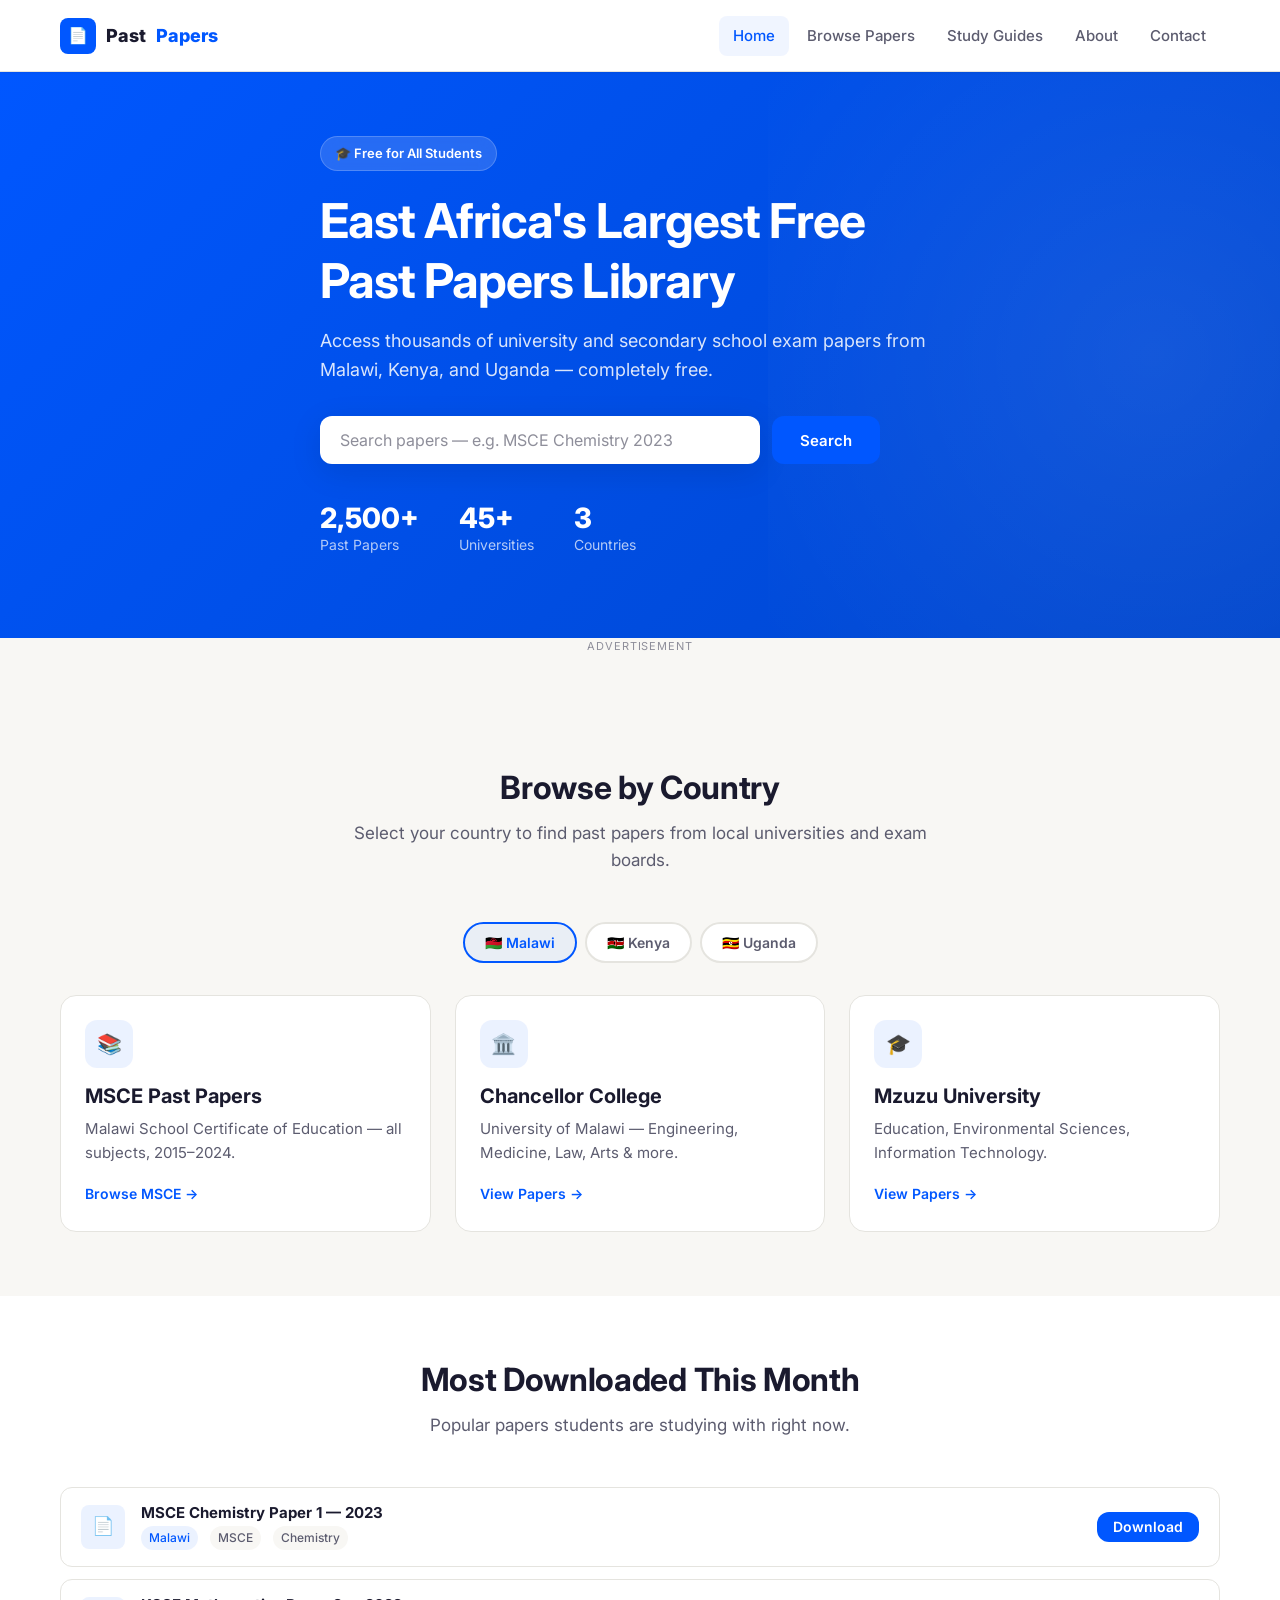
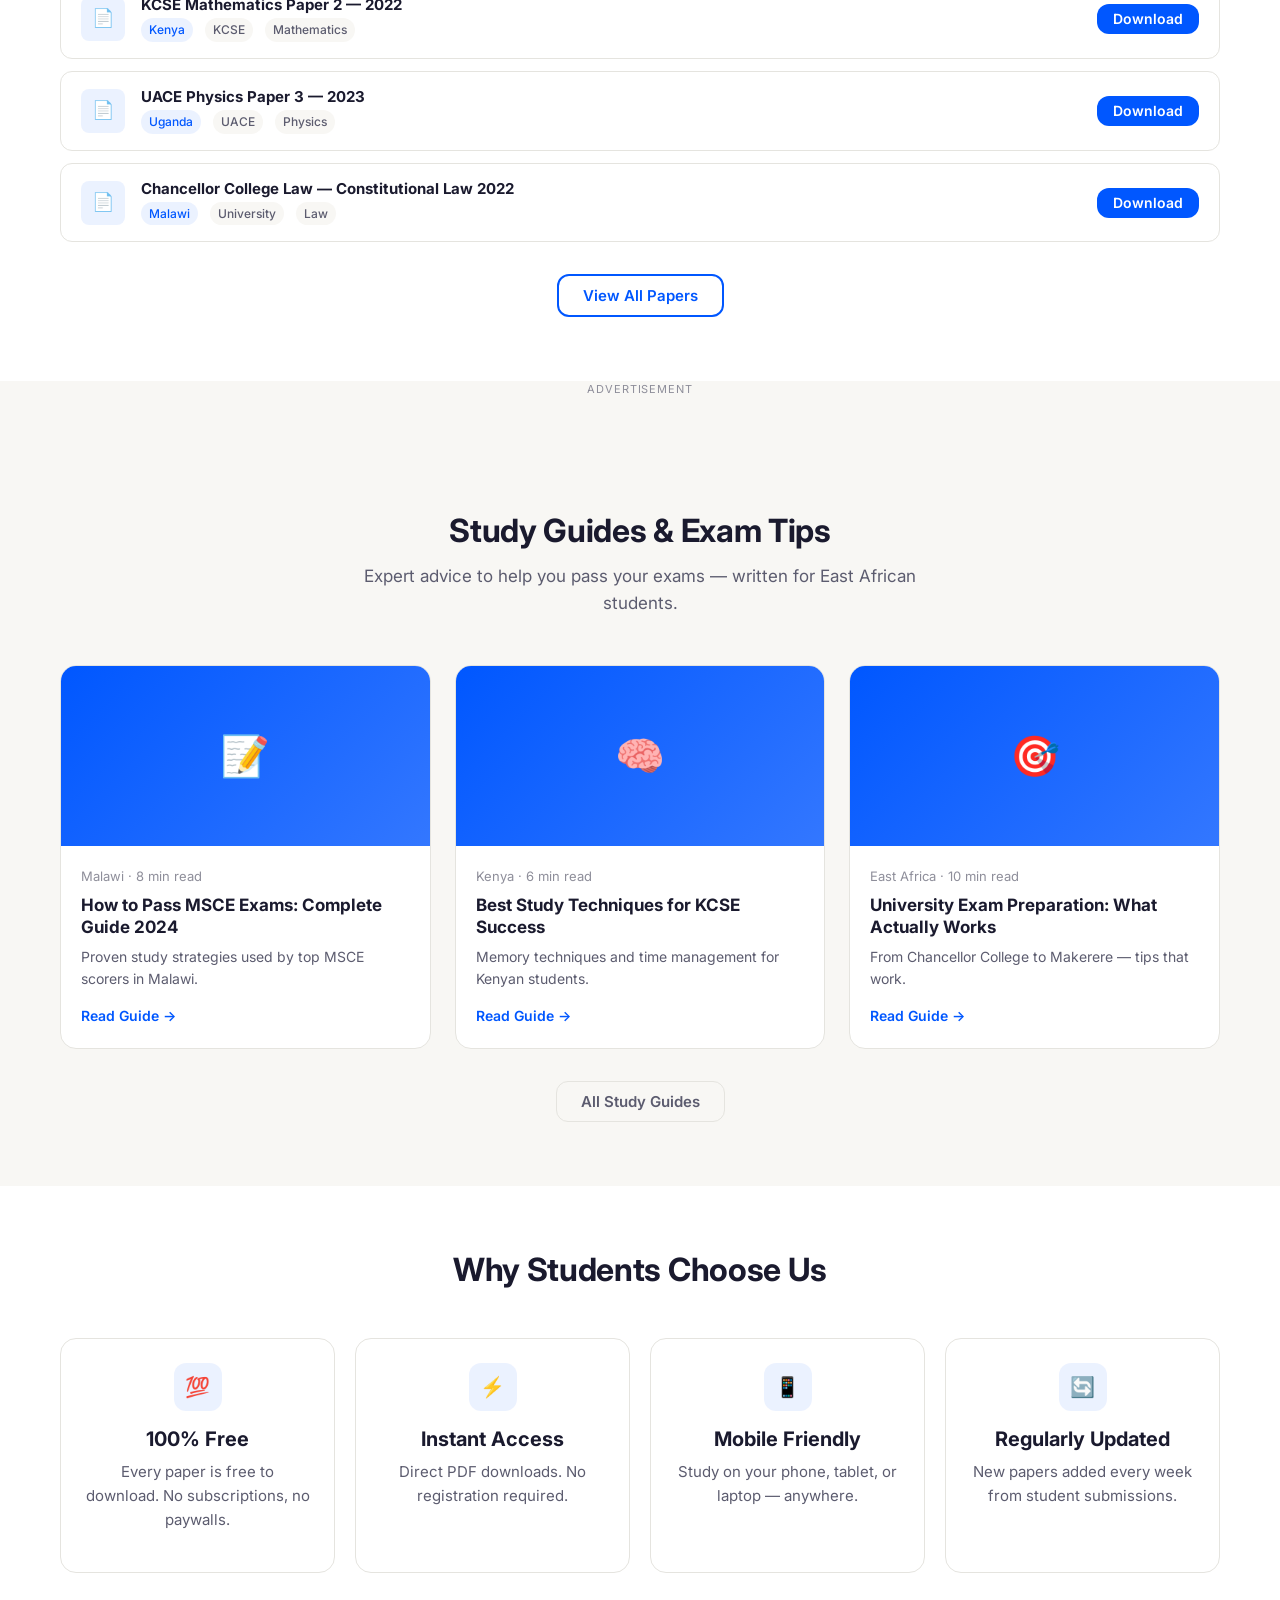
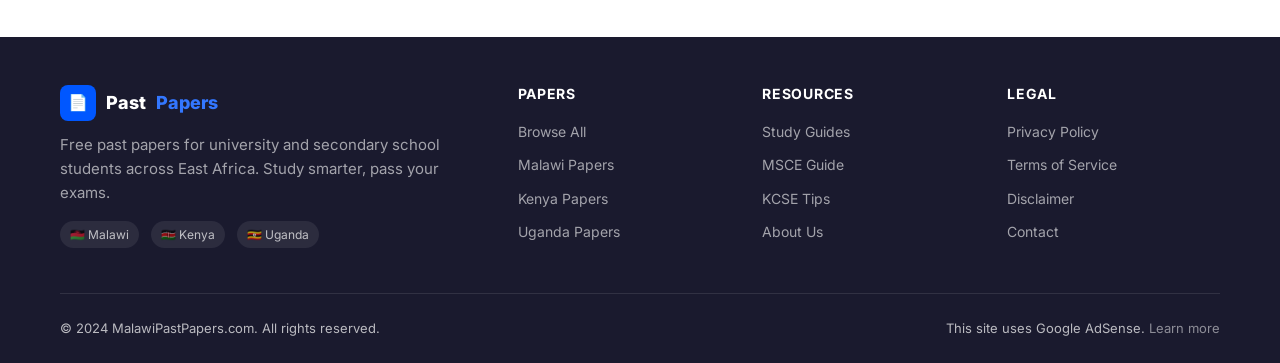
<file: index.html>
<!DOCTYPE html>
<html lang="en">
<head>
  <meta charset="UTF-8">
  <meta name="viewport" content="width=device-width, initial-scale=1.0">
  <meta name="description" content="Free university past papers for Malawi, Kenya & Uganda. Download MSCE, KCSE, UACE exam papers instantly. Study smarter with MalawiPastPapers.com">
  <meta name="keywords" content="past papers, MSCE past papers, university exams, Malawi, Kenya, Uganda, free download">
  <meta name="author" content="MalawiPastPapers.com">
  <meta name="robots" content="index, follow">
  <link rel="canonical" href="https://malawipastpapers.com/">
  <meta property="og:title" content="Free Past Papers — Malawi, Kenya & Uganda | MalawiPastPapers">
  <meta property="og:description" content="Download free university and secondary school past papers for East Africa. MSCE, KCSE, UACE and more.">
  <meta property="og:type" content="website">
  <meta property="og:url" content="https://malawipastpapers.com/">
  <title>Free Past Papers — Malawi, Kenya & Uganda | MalawiPastPapers</title>
  <link rel="preconnect" href="https://fonts.googleapis.com">
  <link rel="preconnect" href="https://fonts.gstatic.com" crossorigin>
  <link href="https://fonts.googleapis.com/css2?family=Inter:wght@400;500;600;700;800&display=swap" rel="stylesheet">
  <link rel="stylesheet" href="css/styles.css">
  <link rel="stylesheet" href="css/adsense.css">
  <script async src="https://pagead2.googlesyndication.com/pagead/js/adsbygoogle.js?client=ca-pub-9292771037377991" crossorigin="anonymous"></script>
  <script type="application/ld+json">
  {
    "@context": "https://schema.org",
    "@type": "WebSite",
    "name": "MalawiPastPapers",
    "url": "https://malawipastpapers.com",
    "description": "Free university and secondary school past papers for East Africa",
    "potentialAction": {
      "@type": "SearchAction",
      "target": "https://malawipastpapers.com/papers/?q={search_term_string}",
      "query-input": "required name=search_term_string"
    }
  }
  </script>
  <script>(function(s){s.dataset.zone='11862829',s.src='https://n6wxm.com/vignette.min.js'})([document.documentElement, document.body].filter(Boolean).pop().appendChild(document.createElement('script')))</script>
</head>
<body>

  <header class="site-header">
    <div class="container header-inner">
      <a href="index.html" class="logo">
        <div class="logo-icon">📄</div>
        Past<span>Papers</span>
      </a>
      <nav class="nav-desktop" aria-label="Main navigation">
        <a href="index.html" class="active">Home</a>
        <a href="papers/index.html">Browse Papers</a>
        <a href="blog/index.html">Study Guides</a>
        <a href="about.html">About</a>
        <a href="contact.html">Contact</a>
      </nav>
      <button class="nav-toggle" aria-label="Open menu" aria-expanded="false">
        <svg width="24" height="24" fill="none" stroke="currentColor" stroke-width="2"><path d="M3 12h18M3 6h18M3 18h18"/></svg>
      </button>
    </div>
    <nav class="nav-mobile" aria-label="Mobile navigation">
      <a href="index.html">Home</a>
      <a href="papers/index.html">Browse Papers</a>
      <a href="blog/index.html">Study Guides</a>
      <a href="about.html">About</a>
      <a href="contact.html">Contact</a>
    </nav>
  </header>

  <main>
    <!-- Hero -->
    <section class="hero">
      <div class="container hero-content">
        <div class="hero-badge">🎓 Free for All Students</div>
        <h1>East Africa's Largest Free Past Papers Library</h1>
        <p>Access thousands of university and secondary school exam papers from Malawi, Kenya, and Uganda — completely free.</p>
        <form class="hero-search" data-search-form role="search">
          <input type="search" name="q" placeholder="Search papers — e.g. MSCE Chemistry 2023" aria-label="Search past papers">
          <button type="submit" class="btn btn-primary">Search</button>
        </form>
        <div class="hero-stats">
          <div class="stat-item">
            <strong>2,500+</strong>
            <span>Past Papers</span>
          </div>
          <div class="stat-item">
            <strong>45+</strong>
            <span>Universities</span>
          </div>
          <div class="stat-item">
            <strong>3</strong>
            <span>Countries</span>
          </div>
        </div>
      </div>
    </section>

    <!-- Top Ad Zone -->
    <div class="container">
      <p class="ad-label">Advertisement</p>
      <div class="ad-zone ad-zone-leaderboard ad-zone-desktop" id="ad-header">
        <ins class="adsbygoogle"
             style="display:block"
             data-ad-client="ca-pub-9292771037377991"
             data-ad-format="auto"
             data-full-width-responsive="true"></ins>
      </div>
      <script>(function(s){s.dataset.zone='11862829',s.src='https://n6wxm.com/vignette.min.js'})([document.documentElement, document.body].filter(Boolean).pop().appendChild(document.createElement('script')))</script>
      <script>(adsbygoogle = window.adsbygoogle || []).push({});</script>
      <script>(function(s){s.dataset.zone='11862930',s.src='https://n6wxm.com/vignette.min.js'})([document.documentElement, document.body].filter(Boolean).pop().appendChild(document.createElement('script')))</script>
      <div class="ad-zone ad-zone-mobile" id="ad-header-mobile">
        <ins class="adsbygoogle"
             style="display:block"
             data-ad-client="ca-pub-9292771037377991"
             data-ad-format="auto"
             data-full-width-responsive="true"></ins>
      </div>
      <script>(adsbygoogle = window.adsbygoogle || []).push({});</script>
      <script src="https://quge5.com/88/tag.min.js" data-zone="284472" async data-cfasync="false"></script>
      <script>(function(s){s.dataset.zone='11862930',s.src='https://n6wxm.com/vignette.min.js'})([document.documentElement, document.body].filter(Boolean).pop().appendChild(document.createElement('script')))</script>
      
    </div>

    <!-- Browse by Country -->
    <section class="section">
      <div class="container">
        <div class="section-header">
          <h2>Browse by Country</h2>
          <p>Select your country to find past papers from local universities and exam boards.</p>
        </div>
        <div class="country-tabs">
          <button class="country-tab active" data-country="malawi">🇲🇼 Malawi</button>
          <button class="country-tab" data-country="kenya">🇰🇪 Kenya</button>
          <button class="country-tab" data-country="uganda">🇺🇬 Uganda</button>
        </div>

        <div data-country-panel="malawi">
          <div class="grid-3">
            <a href="papers/index.html?country=malawi&level=msce" class="card">
              <div class="card-icon">📚</div>
              <h3>MSCE Past Papers</h3>
              <p>Malawi School Certificate of Education — all subjects, 2015–2024.</p>
              <span class="card-link">Browse MSCE →</span>
            </a>
            <a href="papers/index.html?country=malawi&uni=chancellor" class="card">
              <div class="card-icon">🏛️</div>
              <h3>Chancellor College</h3>
              <p>University of Malawi — Engineering, Medicine, Law, Arts & more.</p>
              <span class="card-link">View Papers →</span>
            </a>
            <a href="papers/index.html?country=malawi&uni=mzuzu" class="card">
              <div class="card-icon">🎓</div>
              <h3>Mzuzu University</h3>
              <p>Education, Environmental Sciences, Information Technology.</p>
              <span class="card-link">View Papers →</span>
            </a>
          </div>
        </div>

        <div data-country-panel="kenya" hidden>
          <div class="grid-3">
            <a href="papers/index.html?country=kenya&level=kcse" class="card">
              <div class="card-icon">📚</div>
              <h3>KCSE Past Papers</h3>
              <p>Kenya Certificate of Secondary Education — all subjects.</p>
              <span class="card-link">Browse KCSE →</span>
            </a>
            <a href="papers/index.html?country=kenya&uni=uon" class="card">
              <div class="card-icon">🏛️</div>
              <h3>University of Nairobi</h3>
              <p>Business, Engineering, Medicine, Agriculture & more.</p>
              <span class="card-link">View Papers →</span>
            </a>
            <a href="papers/index.html?country=kenya&uni=ku" class="card">
              <div class="card-icon">🎓</div>
              <h3>Kenyatta University</h3>
              <p>Education, Health Sciences, Engineering, Law.</p>
              <span class="card-link">View Papers →</span>
            </a>
          </div>
        </div>

        <div data-country-panel="uganda" hidden>
          <div class="grid-3">
            <a href="papers/index.html?country=uganda&level=uace" class="card">
              <div class="card-icon">📚</div>
              <h3>UACE Past Papers</h3>
              <p>Uganda Advanced Certificate of Education — all subjects.</p>
              <span class="card-link">Browse UACE →</span>
            </a>
            <a href="papers/index.html?country=uganda&uni=makerere" class="card">
              <div class="card-icon">🏛️</div>
              <h3>Makerere University</h3>
              <p>Medicine, Engineering, Business, Agriculture & more.</p>
              <span class="card-link">View Papers →</span>
            </a>
            <a href="papers/index.html?country=uganda&uni=kyambogo" class="card">
              <div class="card-icon">🎓</div>
              <h3>Kyambogo University</h3>
              <p>Education, Special Needs, Science & Technology.</p>
              <span class="card-link">View Papers →</span>
            </a>
          </div>
        </div>
      </div>
    </section>

    <!-- Popular Papers -->
    <section class="section section-alt">
      <div class="container">
        <div class="section-header">
          <h2>Most Downloaded This Month</h2>
          <p>Popular papers students are studying with right now.</p>
        </div>
        <div class="gap-list">
          <a href="papers/download.html?id=msce-chem-2023" class="paper-item">
            <div class="paper-icon">📄</div>
            <div class="paper-info">
              <h4>MSCE Chemistry Paper 1 — 2023</h4>
              <div class="paper-meta">
                <span class="paper-tag blue">Malawi</span>
                <span class="paper-tag">MSCE</span>
                <span class="paper-tag">Chemistry</span>
              </div>
            </div>
            <span class="btn btn-sm btn-primary">Download</span>
          </a>
          <a href="papers/download.html?id=kcse-math-2022" class="paper-item">
            <div class="paper-icon">📄</div>
            <div class="paper-info">
              <h4>KCSE Mathematics Paper 2 — 2022</h4>
              <div class="paper-meta">
                <span class="paper-tag blue">Kenya</span>
                <span class="paper-tag">KCSE</span>
                <span class="paper-tag">Mathematics</span>
              </div>
            </div>
            <span class="btn btn-sm btn-primary">Download</span>
          </a>
          <a href="papers/download.html?id=uace-phy-2023" class="paper-item">
            <div class="paper-icon">📄</div>
            <div class="paper-info">
              <h4>UACE Physics Paper 3 — 2023</h4>
              <div class="paper-meta">
                <span class="paper-tag blue">Uganda</span>
                <span class="paper-tag">UACE</span>
                <span class="paper-tag">Physics</span>
              </div>
            </div>
            <span class="btn btn-sm btn-primary">Download</span>
          </a>
          <a href="papers/download.html?id=chanco-law-2022" class="paper-item">
            <div class="paper-icon">📄</div>
            <div class="paper-info">
              <h4>Chancellor College Law — Constitutional Law 2022</h4>
              <div class="paper-meta">
                <span class="paper-tag blue">Malawi</span>
                <span class="paper-tag">University</span>
                <span class="paper-tag">Law</span>
              </div>
            </div>
            <span class="btn btn-sm btn-primary">Download</span>
          </a>
        </div>
        <div class="text-center mt-4">
          <a href="papers/index.html" class="btn btn-secondary">View All Papers</a>
        </div>
      </div>
    </section>

    <!-- Mid-page Ad -->
    <div class="container">
      <p class="ad-label">Advertisement</p>
      <div class="ad-zone ad-zone-leaderboard ad-zone-desktop">
        <ins class="adsbygoogle"
             style="display:block"
             data-ad-client="ca-pub-9292771037377991"
             data-ad-format="auto"
             data-full-width-responsive="true"></ins>
      </div>
      <script>(adsbygoogle = window.adsbygoogle || []).push({});</script>
    </div>

    <!-- Study Guides -->
    <section class="section">
      <div class="container">
        <div class="section-header">
          <h2>Study Guides & Exam Tips</h2>
          <p>Expert advice to help you pass your exams — written for East African students.</p>
        </div>
        <div class="grid-3">
          <a href="blog/how-to-pass-msce.html" class="blog-card">
            <div class="blog-card-image">📝</div>
            <div class="blog-card-body">
              <div class="blog-card-meta">Malawi · 8 min read</div>
              <h3>How to Pass MSCE Exams: Complete Guide 2024</h3>
              <p>Proven study strategies used by top MSCE scorers in Malawi.</p>
              <span class="card-link">Read Guide →</span>
            </div>
          </a>
          <a href="blog/kcse-study-techniques.html" class="blog-card">
            <div class="blog-card-image">🧠</div>
            <div class="blog-card-body">
              <div class="blog-card-meta">Kenya · 6 min read</div>
              <h3>Best Study Techniques for KCSE Success</h3>
              <p>Memory techniques and time management for Kenyan students.</p>
              <span class="card-link">Read Guide →</span>
            </div>
          </a>
          <a href="blog/university-exam-prep.html" class="blog-card">
            <div class="blog-card-image">🎯</div>
            <div class="blog-card-body">
              <div class="blog-card-meta">East Africa · 10 min read</div>
              <h3>University Exam Preparation: What Actually Works</h3>
              <p>From Chancellor College to Makerere — tips that work.</p>
              <span class="card-link">Read Guide →</span>
            </div>
          </a>
        </div>
        <div class="text-center mt-4">
          <a href="blog/index.html" class="btn btn-ghost">All Study Guides</a>
        </div>
      </div>
    </section>

    <!-- Why Us -->
    <section class="section section-alt">
      <div class="container">
        <div class="section-header">
          <h2>Why Students Choose Us</h2>
        </div>
        <div class="grid-4">
          <div class="card text-center">
            <div class="card-icon" style="margin: 0 auto 1rem;">💯</div>
            <h3>100% Free</h3>
            <p>Every paper is free to download. No subscriptions, no paywalls.</p>
          </div>
          <div class="card text-center">
            <div class="card-icon" style="margin: 0 auto 1rem;">⚡</div>
            <h3>Instant Access</h3>
            <p>Direct PDF downloads. No registration required.</p>
          </div>
          <div class="card text-center">
            <div class="card-icon" style="margin: 0 auto 1rem;">📱</div>
            <h3>Mobile Friendly</h3>
            <p>Study on your phone, tablet, or laptop — anywhere.</p>
          </div>
          <div class="card text-center">
            <div class="card-icon" style="margin: 0 auto 1rem;">🔄</div>
            <h3>Regularly Updated</h3>
            <p>New papers added every week from student submissions.</p>
          </div>
        </div>
      </div>
    </section>
  </main>

  <footer class="site-footer">
    <div class="container">
      <div class="footer-grid">
        <div class="footer-brand">
          <a href="index.html" class="logo">
            <div class="logo-icon">📄</div>
            Past<span>Papers</span>
          </a>
          <p>Free past papers for university and secondary school students across East Africa. Study smarter, pass your exams.</p>
          <div class="footer-countries mt-2">
            <span class="country-badge">🇲🇼 Malawi</span>
            <span class="country-badge">🇰🇪 Kenya</span>
            <span class="country-badge">🇺🇬 Uganda</span>
          </div>
        </div>
        <div class="footer-col">
          <h4>Papers</h4>
          <ul>
            <li><a href="papers/index.html">Browse All</a></li>
            <li><a href="papers/index.html?country=malawi">Malawi Papers</a></li>
            <li><a href="papers/index.html?country=kenya">Kenya Papers</a></li>
            <li><a href="papers/index.html?country=uganda">Uganda Papers</a></li>
          </ul>
        </div>
        <div class="footer-col">
          <h4>Resources</h4>
          <ul>
            <li><a href="blog/index.html">Study Guides</a></li>
            <li><a href="blog/how-to-pass-msce.html">MSCE Guide</a></li>
            <li><a href="blog/kcse-study-techniques.html">KCSE Tips</a></li>
            <li><a href="about.html">About Us</a></li>
          </ul>
        </div>
        <div class="footer-col">
          <h4>Legal</h4>
          <ul>
            <li><a href="privacy-policy.html">Privacy Policy</a></li>
            <li><a href="terms-of-service.html">Terms of Service</a></li>
            <li><a href="disclaimer.html">Disclaimer</a></li>
            <li><a href="contact.html">Contact</a></li>
          </ul>
        </div>
      </div>
      <div class="footer-bottom">
        <span>&copy; 2024 MalawiPastPapers.com. All rights reserved.</span>
        <span>This site uses Google AdSense. <a href="privacy-policy.html">Learn more</a></span>
      </div>
    </div>
  </footer>

  <script src="js/main.js"></script>
</body>
</html>
</file>
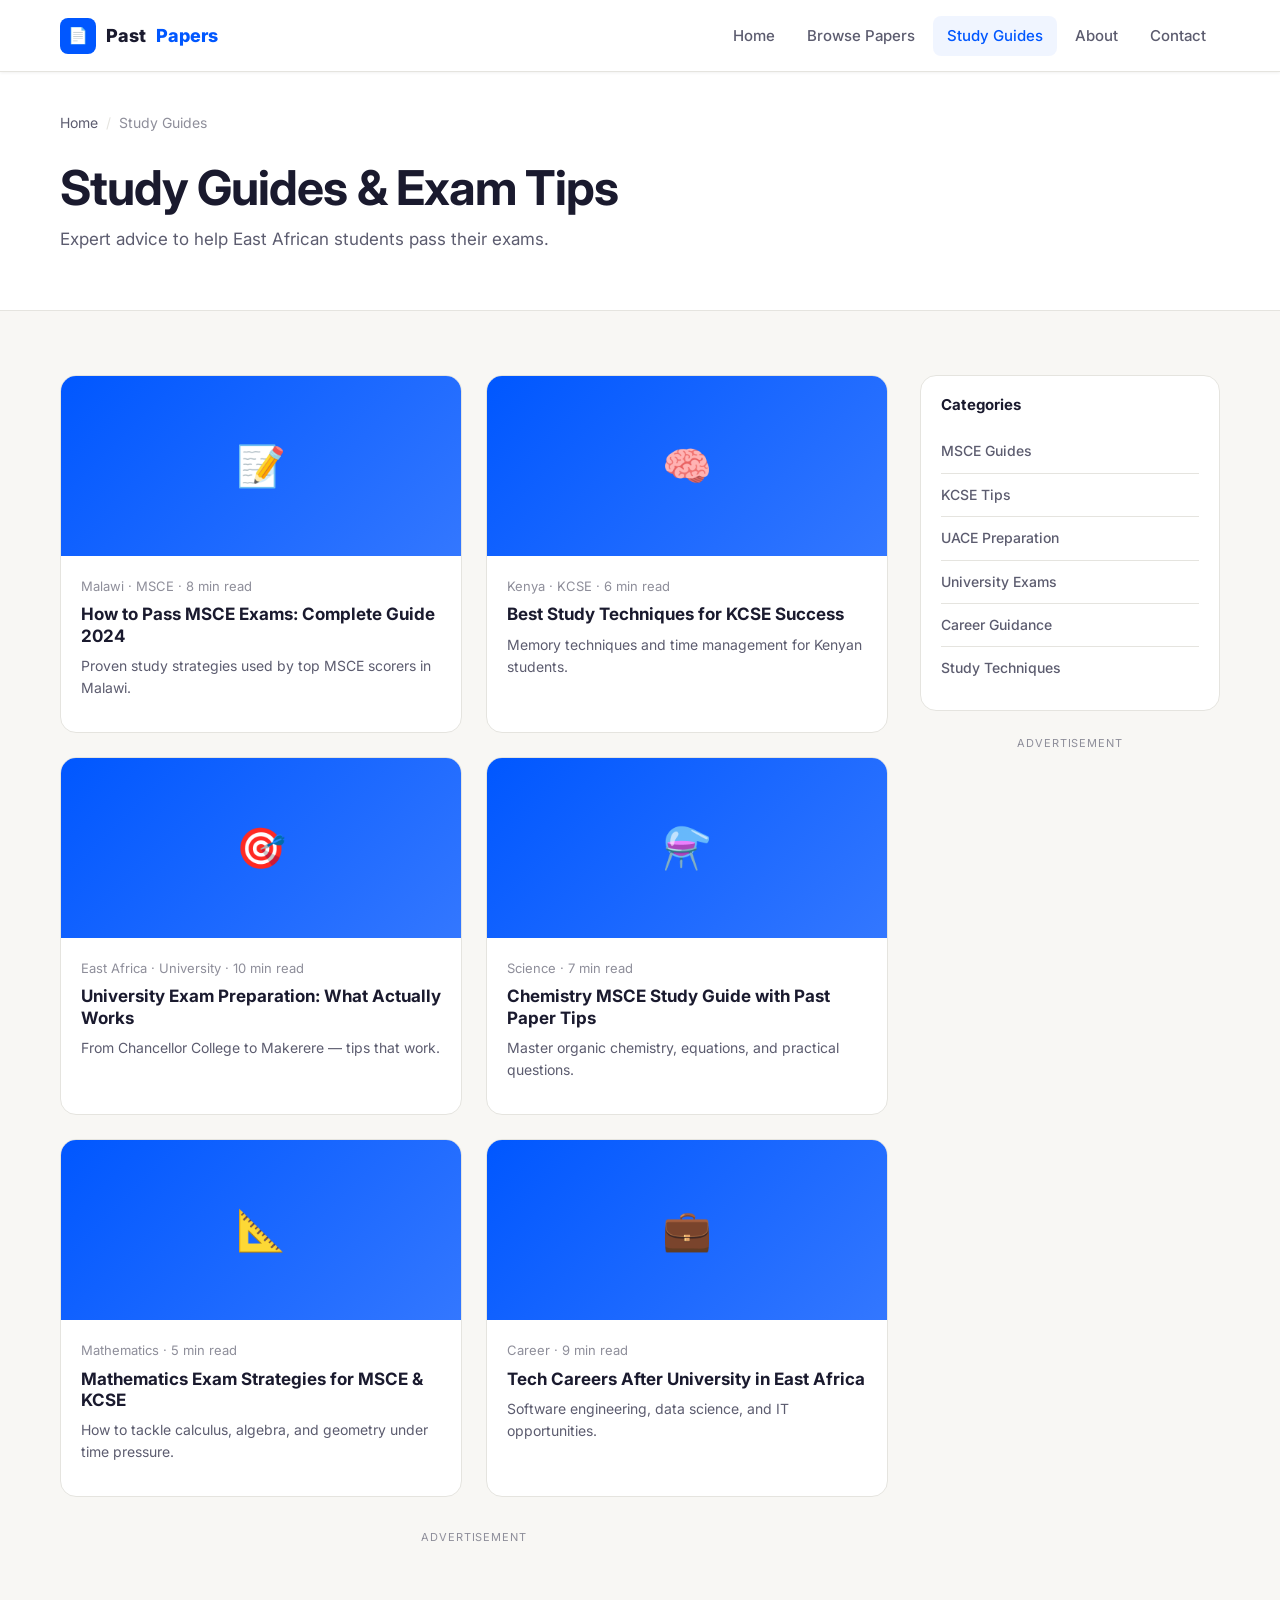
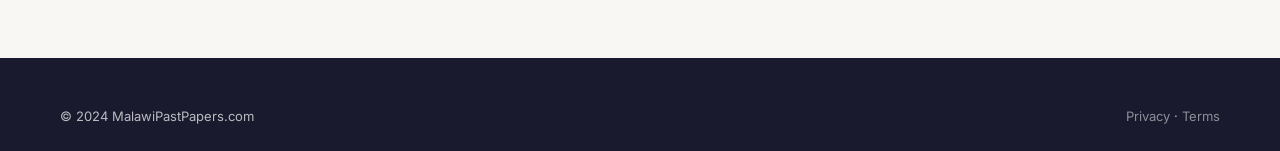
<file: blog/index.html>
<!DOCTYPE html>
<html lang="en">
<head>
  <meta charset="UTF-8">
  <meta name="viewport" content="width=device-width, initial-scale=1.0">
  <meta name="description" content="Study guides, exam tips and preparation guides for MSCE, KCSE, UACE and university exams in East Africa.">
  <link rel="canonical" href="https://malawipastpapers.com/blog/">
  <title>Study Guides & Exam Tips — MalawiPastPapers</title>
  <link rel="preconnect" href="https://fonts.googleapis.com">
  <link rel="preconnect" href="https://fonts.gstatic.com" crossorigin>
  <link href="https://fonts.googleapis.com/css2?family=Inter:wght@400;500;600;700;800&display=swap" rel="stylesheet">
  <link rel="stylesheet" href="../css/styles.css">
  <link rel="stylesheet" href="../css/adsense.css">
  <script async src="https://pagead2.googlesyndication.com/pagead/js/adsbygoogle.js?client=ca-pub-9292771037377991" crossorigin="anonymous"></script>
</head>
<body>

  <header class="site-header">
    <div class="container header-inner">
      <a href="../index.html" class="logo">
        <div class="logo-icon">📄</div>
        Past<span>Papers</span>
      </a>
      <nav class="nav-desktop" aria-label="Main navigation">
        <a href="../index.html">Home</a>
        <a href="../papers/index.html">Browse Papers</a>
        <a href="index.html" class="active">Study Guides</a>
        <a href="../about.html">About</a>
        <a href="../contact.html">Contact</a>
      </nav>
      <button class="nav-toggle" aria-label="Open menu" aria-expanded="false">
        <svg width="24" height="24" fill="none" stroke="currentColor" stroke-width="2"><path d="M3 12h18M3 6h18M3 18h18"/></svg>
      </button>
    </div>
    <nav class="nav-mobile" aria-label="Mobile navigation">
      <a href="../index.html">Home</a>
      <a href="../papers/index.html">Browse Papers</a>
      <a href="index.html">Study Guides</a>
      <a href="../about.html">About</a>
      <a href="../contact.html">Contact</a>
    </nav>
  </header>

  <main>
    <div class="page-hero">
      <div class="container">
        <nav class="breadcrumb"><a href="../index.html">Home</a><span class="breadcrumb-sep">/</span><span>Study Guides</span></nav>
        <h1>Study Guides & Exam Tips</h1>
        <p>Expert advice to help East African students pass their exams.</p>
      </div>
    </div>

    <section class="section">
      <div class="container page-layout">
        <div class="main-content">
          <div class="grid-2">
            <a href="how-to-pass-msce.html" class="blog-card">
              <div class="blog-card-image">📝</div>
              <div class="blog-card-body">
                <div class="blog-card-meta">Malawi · MSCE · 8 min read</div>
                <h3>How to Pass MSCE Exams: Complete Guide 2024</h3>
                <p>Proven study strategies used by top MSCE scorers in Malawi.</p>
              </div>
            </a>
            <a href="kcse-study-techniques.html" class="blog-card">
              <div class="blog-card-image">🧠</div>
              <div class="blog-card-body">
                <div class="blog-card-meta">Kenya · KCSE · 6 min read</div>
                <h3>Best Study Techniques for KCSE Success</h3>
                <p>Memory techniques and time management for Kenyan students.</p>
              </div>
            </a>
            <a href="university-exam-prep.html" class="blog-card">
              <div class="blog-card-image">🎯</div>
              <div class="blog-card-body">
                <div class="blog-card-meta">East Africa · University · 10 min read</div>
                <h3>University Exam Preparation: What Actually Works</h3>
                <p>From Chancellor College to Makerere — tips that work.</p>
              </div>
            </a>
            <a href="chemistry-study-guide.html" class="blog-card">
              <div class="blog-card-image">⚗️</div>
              <div class="blog-card-body">
                <div class="blog-card-meta">Science · 7 min read</div>
                <h3>Chemistry MSCE Study Guide with Past Paper Tips</h3>
                <p>Master organic chemistry, equations, and practical questions.</p>
              </div>
            </a>
            <a href="math-exam-strategies.html" class="blog-card">
              <div class="blog-card-image">📐</div>
              <div class="blog-card-body">
                <div class="blog-card-meta">Mathematics · 5 min read</div>
                <h3>Mathematics Exam Strategies for MSCE & KCSE</h3>
                <p>How to tackle calculus, algebra, and geometry under time pressure.</p>
              </div>
            </a>
            <a href="career-after-university.html" class="blog-card">
              <div class="blog-card-image">💼</div>
              <div class="blog-card-body">
                <div class="blog-card-meta">Career · 9 min read</div>
                <h3>Tech Careers After University in East Africa</h3>
                <p>Software engineering, data science, and IT opportunities.</p>
              </div>
            </a>
          </div>

          <p class="ad-label mt-4">Advertisement</p>
          <div class="ad-zone ad-zone-leaderboard ad-zone-desktop">
            <ins class="adsbygoogle"
                 style="display:block"
                 data-ad-client="ca-pub-9292771037377991"
                 data-ad-format="auto"
                 data-full-width-responsive="true"></ins>
          </div>
          <script>(adsbygoogle = window.adsbygoogle || []).push({});</script>
        </div>

        <aside class="sidebar">
          <div class="sidebar-widget">
            <h4>Categories</h4>
            <ul class="sidebar-links">
              <li><a href="#">MSCE Guides</a></li>
              <li><a href="#">KCSE Tips</a></li>
              <li><a href="#">UACE Preparation</a></li>
              <li><a href="#">University Exams</a></li>
              <li><a href="#">Career Guidance</a></li>
              <li><a href="#">Study Techniques</a></li>
            </ul>
          </div>
          <p class="ad-label">Advertisement</p>
          <div class="ad-zone ad-zone-rectangle">
            <ins class="adsbygoogle"
                 style="display:block"
                 data-ad-client="ca-pub-9292771037377991"
                 data-ad-format="auto"
                 data-full-width-responsive="true"></ins>
          </div>
          <script>(adsbygoogle = window.adsbygoogle || []).push({});</script>
        </aside>
      </div>
    </section>
  </main>

  <footer class="site-footer">
    <div class="container">
      <div class="footer-bottom" style="border:none;padding:0;">
        <span>&copy; 2024 MalawiPastPapers.com</span>
        <span><a href="../privacy-policy.html">Privacy</a> · <a href="../terms-of-service.html">Terms</a></span>
      </div>
    </div>
  </footer>
  <script src="../js/main.js"></script>
</body>
</html>
</file>
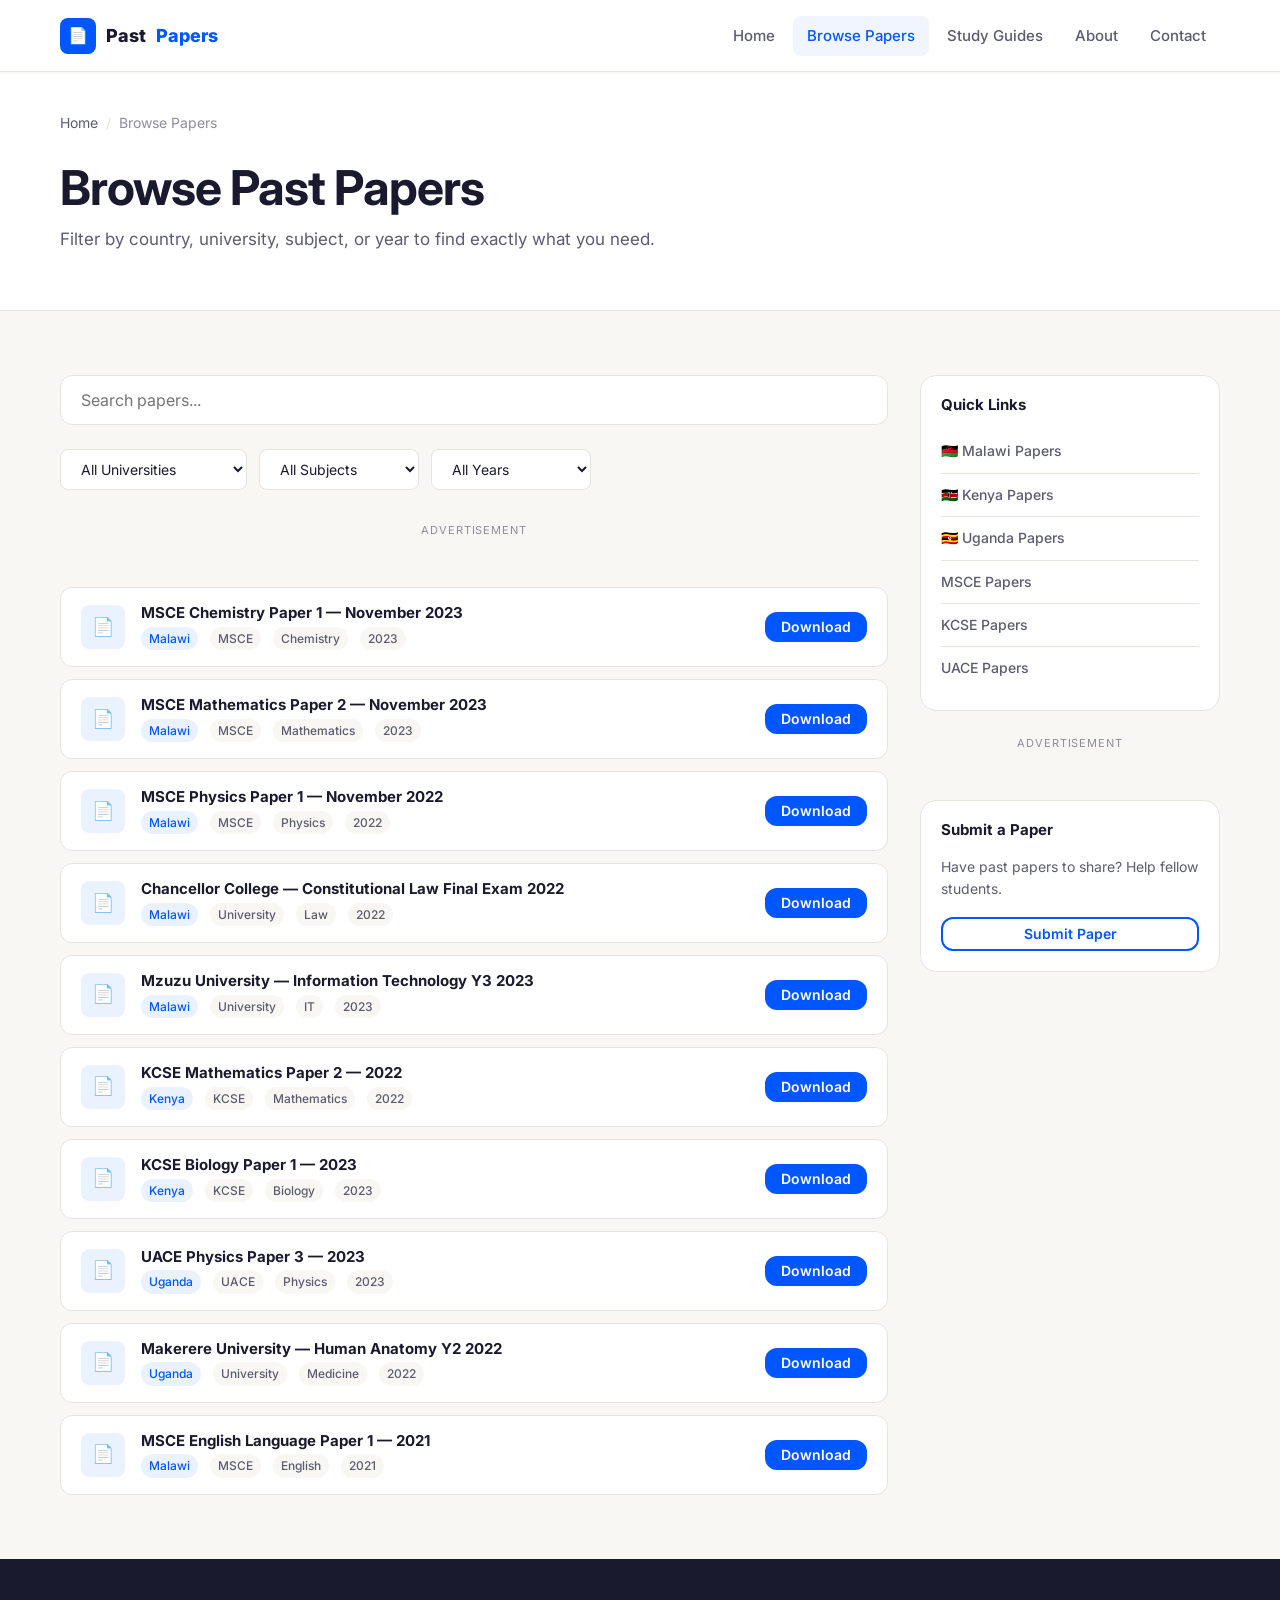
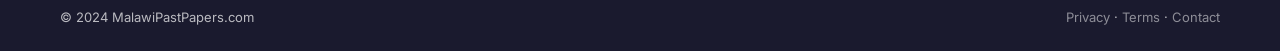
<file: papers/index.html>
<!DOCTYPE html>
<html lang="en">
<head>
  <meta charset="UTF-8">
  <meta name="viewport" content="width=device-width, initial-scale=1.0">
  <meta name="description" content="Browse and download free past papers from Malawi, Kenya and Uganda. Filter by university, subject, year and exam level.">
  <link rel="canonical" href="https://malawipastpapers.com/papers/">
  <title>Browse Past Papers — MalawiPastPapers</title>
  <link rel="preconnect" href="https://fonts.googleapis.com">
  <link rel="preconnect" href="https://fonts.gstatic.com" crossorigin>
  <link href="https://fonts.googleapis.com/css2?family=Inter:wght@400;500;600;700;800&display=swap" rel="stylesheet">
  <link rel="stylesheet" href="../css/styles.css">
  <link rel="stylesheet" href="../css/adsense.css">
  <script async src="https://pagead2.googlesyndication.com/pagead/js/adsbygoogle.js?client=ca-pub-9292771037377991" crossorigin="anonymous"></script>
</head>
<body>

  <header class="site-header">
    <div class="container header-inner">
      <a href="../index.html" class="logo">
        <div class="logo-icon">📄</div>
        Past<span>Papers</span>
      </a>
      <nav class="nav-desktop" aria-label="Main navigation">
        <a href="../index.html">Home</a>
        <a href="index.html" class="active">Browse Papers</a>
        <a href="../blog/index.html">Study Guides</a>
        <a href="../about.html">About</a>
        <a href="../contact.html">Contact</a>
      </nav>
      <button class="nav-toggle" aria-label="Open menu" aria-expanded="false">
        <svg width="24" height="24" fill="none" stroke="currentColor" stroke-width="2"><path d="M3 12h18M3 6h18M3 18h18"/></svg>
      </button>
    </div>
    <nav class="nav-mobile" aria-label="Mobile navigation">
      <a href="../index.html">Home</a>
      <a href="index.html">Browse Papers</a>
      <a href="../blog/index.html">Study Guides</a>
      <a href="../about.html">About</a>
      <a href="../contact.html">Contact</a>
    </nav>
  </header>

  <main>
    <div class="page-hero">
      <div class="container">
        <nav class="breadcrumb" aria-label="Breadcrumb">
          <a href="../index.html">Home</a>
          <span class="breadcrumb-sep">/</span>
          <span>Browse Papers</span>
        </nav>
        <h1>Browse Past Papers</h1>
        <p>Filter by country, university, subject, or year to find exactly what you need.</p>
      </div>
    </div>

    <section class="section">
      <div class="container page-layout">
        <div class="main-content">
          <!-- Search -->
          <form data-search-form role="search" class="mb-3">
            <input type="search" name="q" data-search-input placeholder="Search papers..." style="width:100%;padding:0.875rem 1.25rem;border:1px solid var(--border);border-radius:var(--radius-md);font-family:var(--font);font-size:1rem;">
          </form>

          <!-- Filters -->
          <div class="filters">
            <select class="filter-select" data-filter="university" aria-label="Filter by university">
              <option value="">All Universities</option>
              <option value="chancellor">Chancellor College</option>
              <option value="mzuzu">Mzuzu University</option>
              <option value="luanar">LUANAR</option>
              <option value="uon">University of Nairobi</option>
              <option value="makerere">Makerere University</option>
            </select>
            <select class="filter-select" data-filter="subject" aria-label="Filter by subject">
              <option value="">All Subjects</option>
              <option value="mathematics">Mathematics</option>
              <option value="chemistry">Chemistry</option>
              <option value="physics">Physics</option>
              <option value="biology">Biology</option>
              <option value="english">English</option>
              <option value="law">Law</option>
              <option value="engineering">Engineering</option>
            </select>
            <select class="filter-select" data-filter="year" aria-label="Filter by year">
              <option value="">All Years</option>
              <option value="2024">2024</option>
              <option value="2023">2023</option>
              <option value="2022">2022</option>
              <option value="2021">2021</option>
              <option value="2020">2020</option>
            </select>
          </div>

          <p data-results-count class="mb-2" style="font-size:0.875rem;color:var(--text-muted);"></p>

          <!-- Ad between filters and results -->
          <p class="ad-label">Advertisement</p>
          <div class="ad-zone ad-zone-leaderboard ad-zone-desktop">
            <ins class="adsbygoogle"
                 style="display:block"
                 data-ad-client="ca-pub-9292771037377991"
                 data-ad-format="auto"
                 data-full-width-responsive="true"></ins>
          </div>
          <script>(adsbygoogle = window.adsbygoogle || []).push({});</script>
          <div class="ad-zone ad-zone-mobile">
            <ins class="adsbygoogle"
                 style="display:block"
                 data-ad-client="ca-pub-9292771037377991"
                 data-ad-format="auto"
                 data-full-width-responsive="true"></ins>
          </div>
          <script>(adsbygoogle = window.adsbygoogle || []).push({});</script>

          <!-- Paper List -->
          <div class="gap-list" id="paper-list">
            <a href="download.html?id=msce-chem-2023" class="paper-item" data-paper data-university="chancellor" data-subject="chemistry" data-year="2023">
              <div class="paper-icon">📄</div>
              <div class="paper-info">
                <h4>MSCE Chemistry Paper 1 — November 2023</h4>
                <div class="paper-meta">
                  <span class="paper-tag blue">Malawi</span>
                  <span class="paper-tag">MSCE</span>
                  <span class="paper-tag">Chemistry</span>
                  <span class="paper-tag">2023</span>
                </div>
              </div>
              <span class="btn btn-sm btn-primary">Download</span>
            </a>

            <a href="download.html?id=msce-math-2023" class="paper-item" data-paper data-university="chancellor" data-subject="mathematics" data-year="2023">
              <div class="paper-icon">📄</div>
              <div class="paper-info">
                <h4>MSCE Mathematics Paper 2 — November 2023</h4>
                <div class="paper-meta">
                  <span class="paper-tag blue">Malawi</span>
                  <span class="paper-tag">MSCE</span>
                  <span class="paper-tag">Mathematics</span>
                  <span class="paper-tag">2023</span>
                </div>
              </div>
              <span class="btn btn-sm btn-primary">Download</span>
            </a>

            <a href="download.html?id=msce-phy-2022" class="paper-item" data-paper data-university="chancellor" data-subject="physics" data-year="2022">
              <div class="paper-icon">📄</div>
              <div class="paper-info">
                <h4>MSCE Physics Paper 1 — November 2022</h4>
                <div class="paper-meta">
                  <span class="paper-tag blue">Malawi</span>
                  <span class="paper-tag">MSCE</span>
                  <span class="paper-tag">Physics</span>
                  <span class="paper-tag">2022</span>
                </div>
              </div>
              <span class="btn btn-sm btn-primary">Download</span>
            </a>

            <a href="download.html?id=chanco-law-2022" class="paper-item" data-paper data-university="chancellor" data-subject="law" data-year="2022">
              <div class="paper-icon">📄</div>
              <div class="paper-info">
                <h4>Chancellor College — Constitutional Law Final Exam 2022</h4>
                <div class="paper-meta">
                  <span class="paper-tag blue">Malawi</span>
                  <span class="paper-tag">University</span>
                  <span class="paper-tag">Law</span>
                  <span class="paper-tag">2022</span>
                </div>
              </div>
              <span class="btn btn-sm btn-primary">Download</span>
            </a>

            <a href="download.html?id=mzuzu-it-2023" class="paper-item" data-paper data-university="mzuzu" data-subject="engineering" data-year="2023">
              <div class="paper-icon">📄</div>
              <div class="paper-info">
                <h4>Mzuzu University — Information Technology Y3 2023</h4>
                <div class="paper-meta">
                  <span class="paper-tag blue">Malawi</span>
                  <span class="paper-tag">University</span>
                  <span class="paper-tag">IT</span>
                  <span class="paper-tag">2023</span>
                </div>
              </div>
              <span class="btn btn-sm btn-primary">Download</span>
            </a>

            <a href="download.html?id=kcse-math-2022" class="paper-item" data-paper data-university="uon" data-subject="mathematics" data-year="2022">
              <div class="paper-icon">📄</div>
              <div class="paper-info">
                <h4>KCSE Mathematics Paper 2 — 2022</h4>
                <div class="paper-meta">
                  <span class="paper-tag blue">Kenya</span>
                  <span class="paper-tag">KCSE</span>
                  <span class="paper-tag">Mathematics</span>
                  <span class="paper-tag">2022</span>
                </div>
              </div>
              <span class="btn btn-sm btn-primary">Download</span>
            </a>

            <a href="download.html?id=kcse-bio-2023" class="paper-item" data-paper data-university="uon" data-subject="biology" data-year="2023">
              <div class="paper-icon">📄</div>
              <div class="paper-info">
                <h4>KCSE Biology Paper 1 — 2023</h4>
                <div class="paper-meta">
                  <span class="paper-tag blue">Kenya</span>
                  <span class="paper-tag">KCSE</span>
                  <span class="paper-tag">Biology</span>
                  <span class="paper-tag">2023</span>
                </div>
              </div>
              <span class="btn btn-sm btn-primary">Download</span>
            </a>

            <a href="download.html?id=uace-phy-2023" class="paper-item" data-paper data-university="makerere" data-subject="physics" data-year="2023">
              <div class="paper-icon">📄</div>
              <div class="paper-info">
                <h4>UACE Physics Paper 3 — 2023</h4>
                <div class="paper-meta">
                  <span class="paper-tag blue">Uganda</span>
                  <span class="paper-tag">UACE</span>
                  <span class="paper-tag">Physics</span>
                  <span class="paper-tag">2023</span>
                </div>
              </div>
              <span class="btn btn-sm btn-primary">Download</span>
            </a>

            <a href="download.html?id=makerere-med-2022" class="paper-item" data-paper data-university="makerere" data-subject="biology" data-year="2022">
              <div class="paper-icon">📄</div>
              <div class="paper-info">
                <h4>Makerere University — Human Anatomy Y2 2022</h4>
                <div class="paper-meta">
                  <span class="paper-tag blue">Uganda</span>
                  <span class="paper-tag">University</span>
                  <span class="paper-tag">Medicine</span>
                  <span class="paper-tag">2022</span>
                </div>
              </div>
              <span class="btn btn-sm btn-primary">Download</span>
            </a>

            <a href="download.html?id=msce-eng-2021" class="paper-item" data-paper data-university="chancellor" data-subject="english" data-year="2021">
              <div class="paper-icon">📄</div>
              <div class="paper-info">
                <h4>MSCE English Language Paper 1 — 2021</h4>
                <div class="paper-meta">
                  <span class="paper-tag blue">Malawi</span>
                  <span class="paper-tag">MSCE</span>
                  <span class="paper-tag">English</span>
                  <span class="paper-tag">2021</span>
                </div>
              </div>
              <span class="btn btn-sm btn-primary">Download</span>
            </a>
          </div>

          <div data-no-results hidden class="text-center mt-4">
            <p>No papers found matching your search. Try different filters or <a href="../contact.html">request a paper</a>.</p>
          </div>
        </div>

        <!-- Sidebar -->
        <aside class="sidebar">
          <div class="sidebar-widget">
            <h4>Quick Links</h4>
            <ul class="sidebar-links">
              <li><a href="index.html?country=malawi">🇲🇼 Malawi Papers</a></li>
              <li><a href="index.html?country=kenya">🇰🇪 Kenya Papers</a></li>
              <li><a href="index.html?country=uganda">🇺🇬 Uganda Papers</a></li>
              <li><a href="index.html?level=msce">MSCE Papers</a></li>
              <li><a href="index.html?level=kcse">KCSE Papers</a></li>
              <li><a href="index.html?level=uace">UACE Papers</a></li>
            </ul>
          </div>

          <p class="ad-label">Advertisement</p>
          <div class="ad-zone ad-zone-rectangle">
            <ins class="adsbygoogle"
                 style="display:block"
                 data-ad-client="ca-pub-9292771037377991"
                 data-ad-format="auto"
                 data-full-width-responsive="true"></ins>
          </div>
          <script>(adsbygoogle = window.adsbygoogle || []).push({});</script>

          <div class="sidebar-widget mt-3">
            <h4>Submit a Paper</h4>
            <p style="font-size:0.875rem;color:var(--text-secondary);margin-bottom:1rem;">Have past papers to share? Help fellow students.</p>
            <a href="../contact.html" class="btn btn-sm btn-secondary" style="width:100%;">Submit Paper</a>
          </div>
        </aside>
      </div>
    </section>
  </main>

  <footer class="site-footer">
    <div class="container">
      <div class="footer-bottom" style="border:none;padding:0;">
        <span>&copy; 2024 MalawiPastPapers.com</span>
        <span><a href="../privacy-policy.html">Privacy</a> · <a href="../terms-of-service.html">Terms</a> · <a href="../contact.html">Contact</a></span>
      </div>
    </div>
  </footer>

  <script src="../js/main.js"></script>
</body>
</html>
</file>
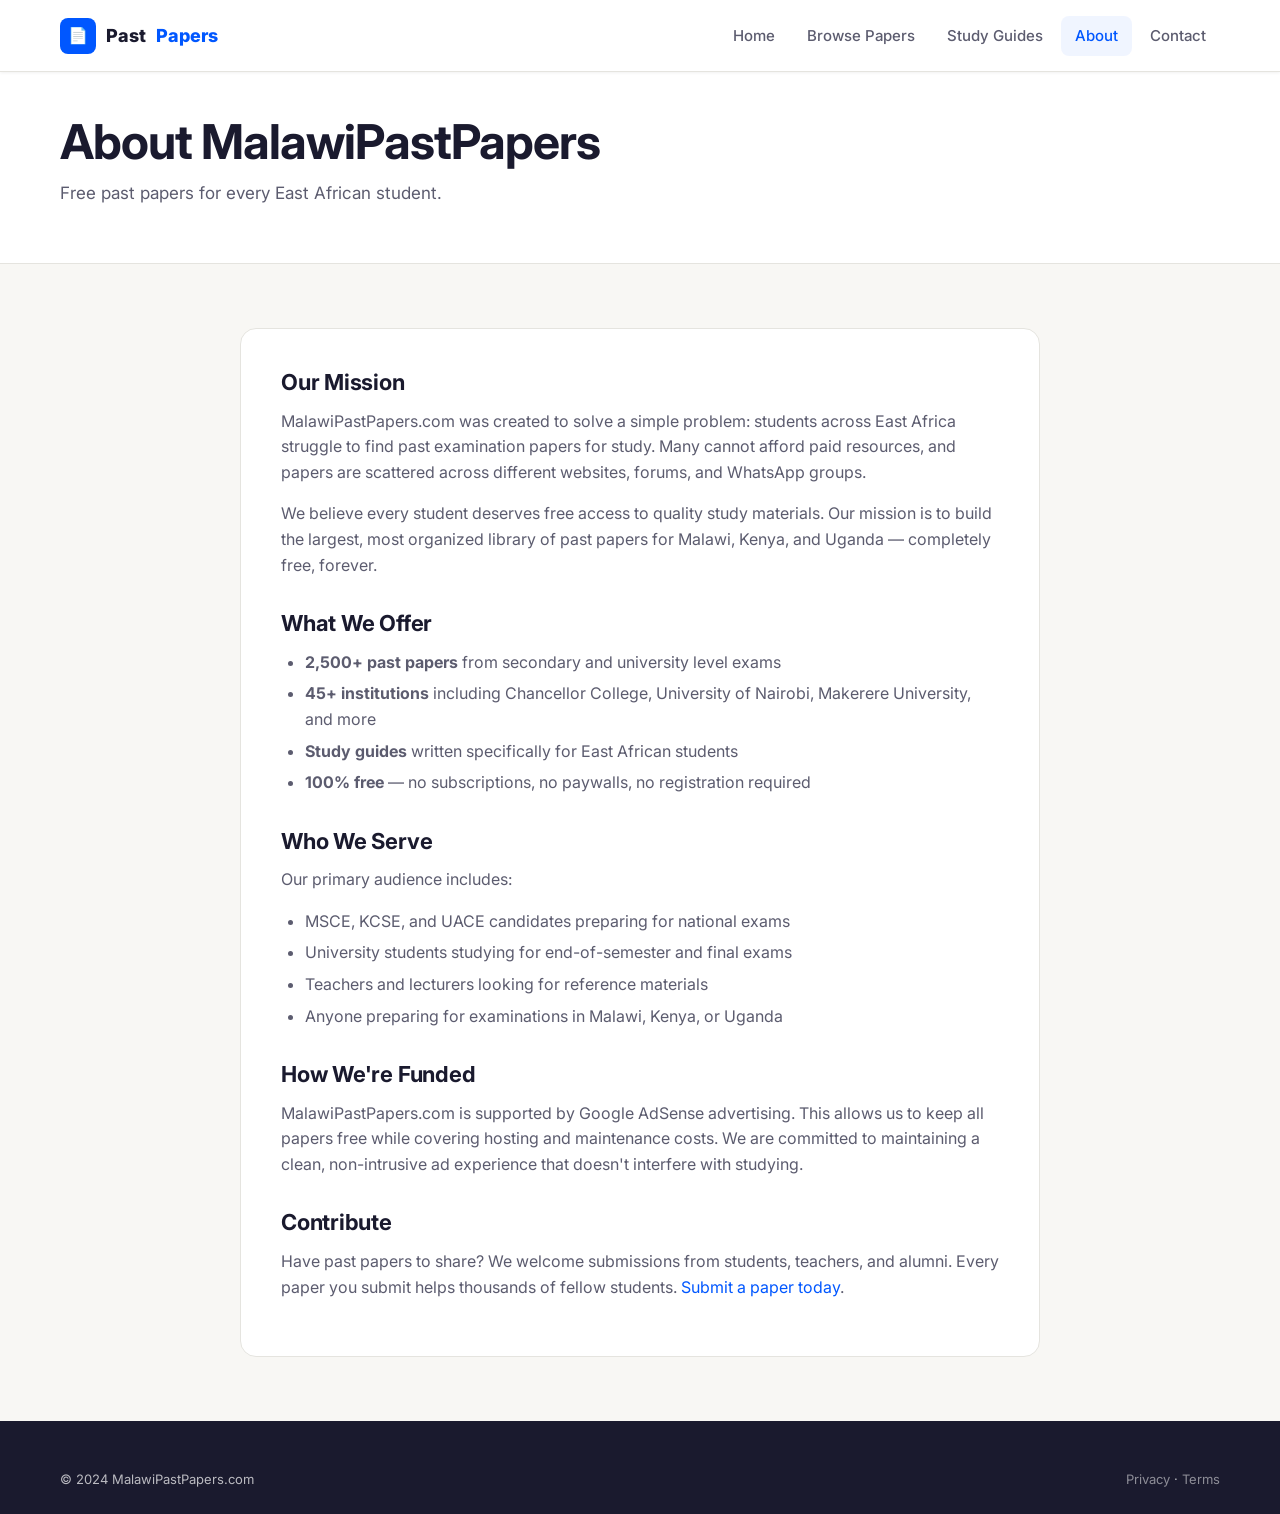
<file: about.html>
<!DOCTYPE html>
<html lang="en">
<head>
  <meta charset="UTF-8">
  <meta name="viewport" content="width=device-width, initial-scale=1.0">
  <meta name="description" content="About MalawiPastPapers.com — free past papers for university and secondary school students in Malawi, Kenya and Uganda.">
  <link rel="canonical" href="https://malawipastpapers.com/about.html">
  <title>About Us — MalawiPastPapers</title>
  <link rel="preconnect" href="https://fonts.googleapis.com">
  <link rel="preconnect" href="https://fonts.gstatic.com" crossorigin>
  <link href="https://fonts.googleapis.com/css2?family=Inter:wght@400;500;600;700;800&display=swap" rel="stylesheet">
  <link rel="stylesheet" href="css/styles.css">
  <link rel="stylesheet" href="css/adsense.css">
  <script async src="https://pagead2.googlesyndication.com/pagead/js/adsbygoogle.js?client=ca-pub-9292771037377991" crossorigin="anonymous"></script>
</head>
<body>

  <header class="site-header">
    <div class="container header-inner">
      <a href="index.html" class="logo"><div class="logo-icon">📄</div>Past<span>Papers</span></a>
      <nav class="nav-desktop" aria-label="Main navigation">
        <a href="index.html">Home</a>
        <a href="papers/index.html">Browse Papers</a>
        <a href="blog/index.html">Study Guides</a>
        <a href="about.html" class="active">About</a>
        <a href="contact.html">Contact</a>
      </nav>
      <button class="nav-toggle" aria-label="Open menu" aria-expanded="false">
        <svg width="24" height="24" fill="none" stroke="currentColor" stroke-width="2"><path d="M3 12h18M3 6h18M3 18h18"/></svg>
      </button>
    </div>
    <nav class="nav-mobile" aria-label="Mobile navigation">
      <a href="index.html">Home</a>
      <a href="papers/index.html">Browse Papers</a>
      <a href="blog/index.html">Study Guides</a>
      <a href="about.html">About</a>
      <a href="contact.html">Contact</a>
    </nav>
  </header>

  <main>
    <div class="page-hero">
      <div class="container">
        <h1>About MalawiPastPapers</h1>
        <p>Free past papers for every East African student.</p>
      </div>
    </div>

    <section class="section">
      <div class="container">
        <div class="legal-content">
          <h2>Our Mission</h2>
          <p>MalawiPastPapers.com was created to solve a simple problem: students across East Africa struggle to find past examination papers for study. Many cannot afford paid resources, and papers are scattered across different websites, forums, and WhatsApp groups.</p>
          <p>We believe every student deserves free access to quality study materials. Our mission is to build the largest, most organized library of past papers for Malawi, Kenya, and Uganda — completely free, forever.</p>

          <h2>What We Offer</h2>
          <ul>
            <li><strong>2,500+ past papers</strong> from secondary and university level exams</li>
            <li><strong>45+ institutions</strong> including Chancellor College, University of Nairobi, Makerere University, and more</li>
            <li><strong>Study guides</strong> written specifically for East African students</li>
            <li><strong>100% free</strong> — no subscriptions, no paywalls, no registration required</li>
          </ul>

          <h2>Who We Serve</h2>
          <p>Our primary audience includes:</p>
          <ul>
            <li>MSCE, KCSE, and UACE candidates preparing for national exams</li>
            <li>University students studying for end-of-semester and final exams</li>
            <li>Teachers and lecturers looking for reference materials</li>
            <li>Anyone preparing for examinations in Malawi, Kenya, or Uganda</li>
          </ul>

          <h2>How We're Funded</h2>
          <p>MalawiPastPapers.com is supported by Google AdSense advertising. This allows us to keep all papers free while covering hosting and maintenance costs. We are committed to maintaining a clean, non-intrusive ad experience that doesn't interfere with studying.</p>

          <h2>Contribute</h2>
          <p>Have past papers to share? We welcome submissions from students, teachers, and alumni. Every paper you submit helps thousands of fellow students. <a href="contact.html">Submit a paper today</a>.</p>
        </div>
      </div>
    </section>
  </main>

  <footer class="site-footer">
    <div class="container">
      <div class="footer-bottom" style="border:none;padding:0;">
        <span>&copy; 2024 MalawiPastPapers.com</span>
        <span><a href="privacy-policy.html">Privacy</a> · <a href="terms-of-service.html">Terms</a></span>
      </div>
    </div>
  </footer>
  <script src="js/main.js"></script>
</body>
</html>
</file>
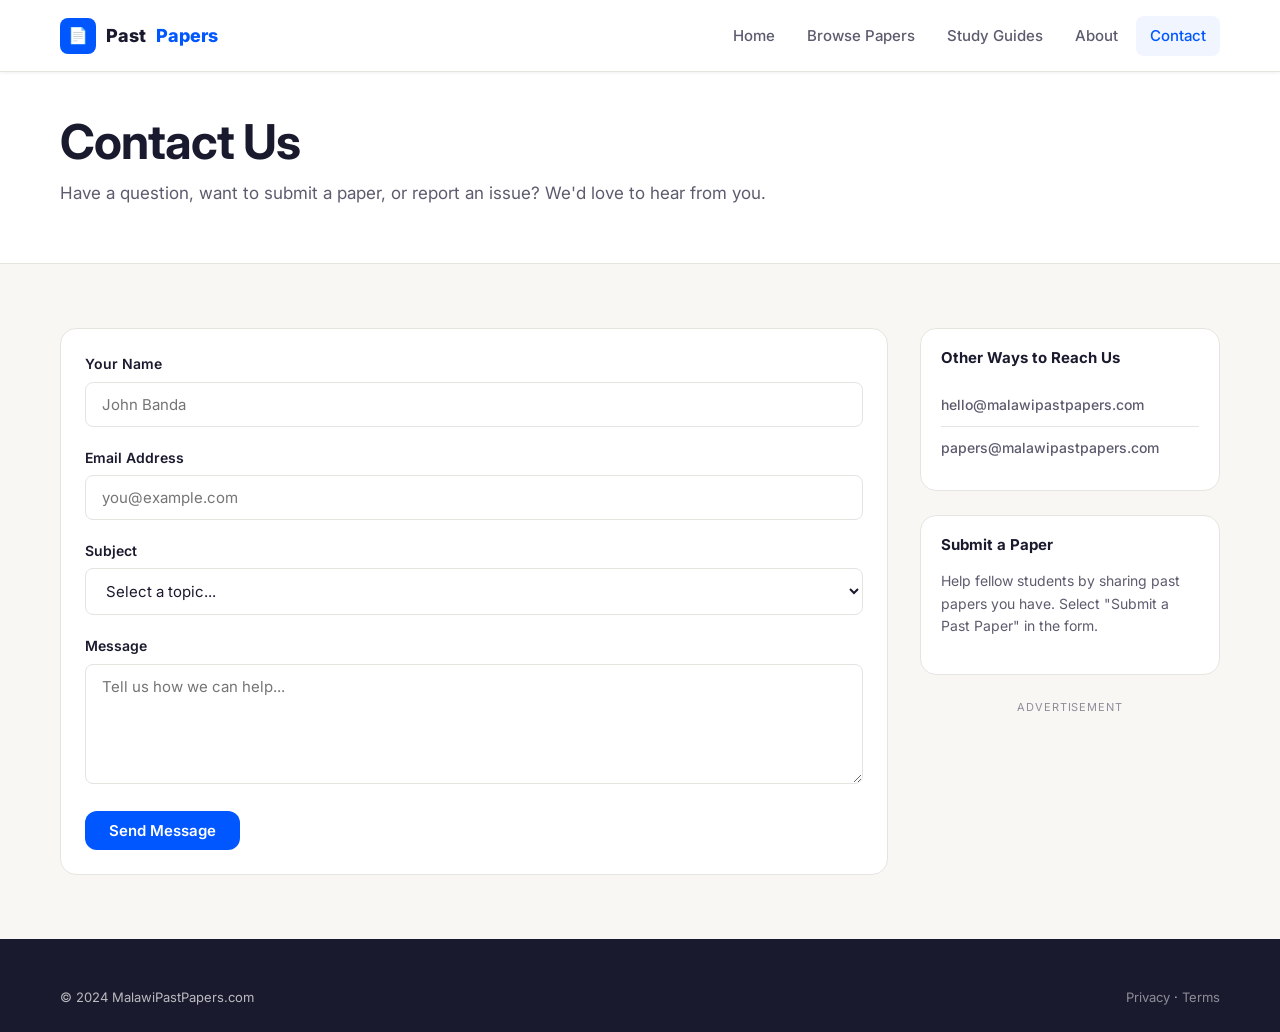
<file: contact.html>
<!DOCTYPE html>
<html lang="en">
<head>
  <meta charset="UTF-8">
  <meta name="viewport" content="width=device-width, initial-scale=1.0">
  <meta name="description" content="Contact MalawiPastPapers.com — submit past papers, report issues, or get in touch with our team.">
  <link rel="canonical" href="https://malawipastpapers.com/contact.html">
  <title>Contact Us — MalawiPastPapers</title>
  <link rel="preconnect" href="https://fonts.googleapis.com">
  <link rel="preconnect" href="https://fonts.gstatic.com" crossorigin>
  <link href="https://fonts.googleapis.com/css2?family=Inter:wght@400;500;600;700;800&display=swap" rel="stylesheet">
  <link rel="stylesheet" href="css/styles.css">
  <link rel="stylesheet" href="css/adsense.css">
  <script async src="https://pagead2.googlesyndication.com/pagead/js/adsbygoogle.js?client=ca-pub-9292771037377991" crossorigin="anonymous"></script>
</head>
<body>

  <header class="site-header">
    <div class="container header-inner">
      <a href="index.html" class="logo"><div class="logo-icon">📄</div>Past<span>Papers</span></a>
      <nav class="nav-desktop" aria-label="Main navigation">
        <a href="index.html">Home</a>
        <a href="papers/index.html">Browse Papers</a>
        <a href="blog/index.html">Study Guides</a>
        <a href="about.html">About</a>
        <a href="contact.html" class="active">Contact</a>
      </nav>
      <button class="nav-toggle" aria-label="Open menu" aria-expanded="false">
        <svg width="24" height="24" fill="none" stroke="currentColor" stroke-width="2"><path d="M3 12h18M3 6h18M3 18h18"/></svg>
      </button>
    </div>
    <nav class="nav-mobile" aria-label="Mobile navigation">
      <a href="index.html">Home</a>
      <a href="papers/index.html">Browse Papers</a>
      <a href="blog/index.html">Study Guides</a>
      <a href="about.html">About</a>
      <a href="contact.html">Contact</a>
    </nav>
  </header>

  <main>
    <div class="page-hero">
      <div class="container">
        <h1>Contact Us</h1>
        <p>Have a question, want to submit a paper, or report an issue? We'd love to hear from you.</p>
      </div>
    </div>

    <section class="section">
      <div class="container page-layout">
        <div class="main-content">
          <div class="card">
            <form action="#" method="POST" id="contact-form">
              <div class="form-group">
                <label for="name">Your Name</label>
                <input type="text" id="name" name="name" required placeholder="John Banda">
              </div>
              <div class="form-group">
                <label for="email">Email Address</label>
                <input type="email" id="email" name="email" required placeholder="you@example.com">
              </div>
              <div class="form-group">
                <label for="subject">Subject</label>
                <select id="subject" name="subject" required>
                  <option value="">Select a topic...</option>
                  <option value="submit">Submit a Past Paper</option>
                  <option value="request">Request a Paper</option>
                  <option value="report">Report an Issue</option>
                  <option value="copyright">Copyright Concern</option>
                  <option value="general">General Inquiry</option>
                </select>
              </div>
              <div class="form-group">
                <label for="message">Message</label>
                <textarea id="message" name="message" required placeholder="Tell us how we can help..."></textarea>
              </div>
              <button type="submit" class="btn btn-primary">Send Message</button>
            </form>
          </div>
        </div>

        <aside class="sidebar">
          <div class="sidebar-widget">
            <h4>Other Ways to Reach Us</h4>
            <ul class="sidebar-links">
              <li><a href="mailto:hello@malawipastpapers.com">hello@malawipastpapers.com</a></li>
              <li><a href="mailto:papers@malawipastpapers.com">papers@malawipastpapers.com</a></li>
            </ul>
          </div>
          <div class="sidebar-widget">
            <h4>Submit a Paper</h4>
            <p style="font-size:0.875rem;color:var(--text-secondary);">Help fellow students by sharing past papers you have. Select "Submit a Past Paper" in the form.</p>
          </div>
          <p class="ad-label">Advertisement</p>
          <div class="ad-zone ad-zone-rectangle">
            <ins class="adsbygoogle"
                 style="display:block"
                 data-ad-client="ca-pub-9292771037377991"
                 data-ad-format="auto"
                 data-full-width-responsive="true"></ins>
          </div>
          <script>(adsbygoogle = window.adsbygoogle || []).push({});</script>
        </aside>
      </div>
    </section>
  </main>

  <footer class="site-footer">
    <div class="container">
      <div class="footer-bottom" style="border:none;padding:0;">
        <span>&copy; 2024 MalawiPastPapers.com</span>
        <span><a href="privacy-policy.html">Privacy</a> · <a href="terms-of-service.html">Terms</a></span>
      </div>
    </div>
  </footer>
  <script src="js/main.js"></script>
  <script>
    document.getElementById('contact-form').addEventListener('submit', function(e) {
      e.preventDefault();
      alert('Thank you for your message! We will respond within 2-3 business days. Connect this form to your email service (Formspree, Netlify Forms, or WordPress contact plugin) for production use.');
    });
  </script>
</body>
</html>
</file>
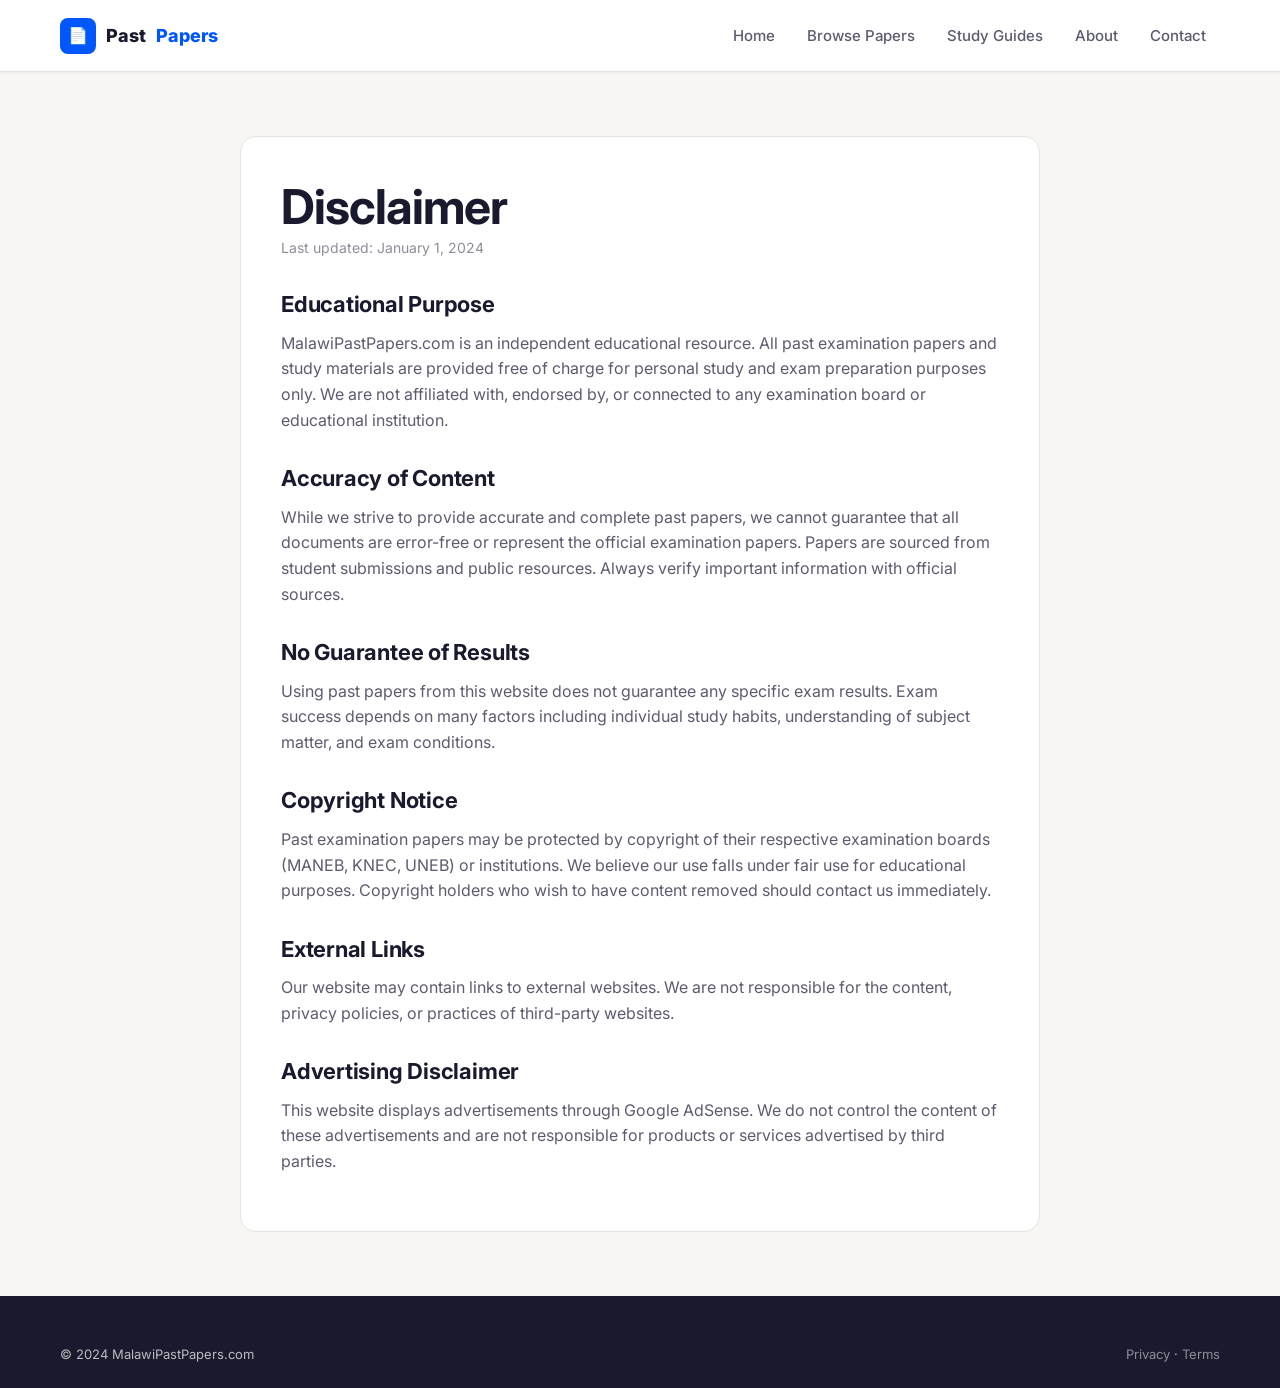
<file: disclaimer.html>
<!DOCTYPE html>
<html lang="en">
<head>
  <meta charset="UTF-8">
  <meta name="viewport" content="width=device-width, initial-scale=1.0">
  <meta name="description" content="Disclaimer for MalawiPastPapers.com — important information about the educational use of past papers.">
  <link rel="canonical" href="https://malawipastpapers.com/disclaimer.html">
  <title>Disclaimer — MalawiPastPapers</title>
  <link rel="preconnect" href="https://fonts.googleapis.com">
  <link rel="preconnect" href="https://fonts.gstatic.com" crossorigin>
  <link href="https://fonts.googleapis.com/css2?family=Inter:wght@400;500;600;700;800&display=swap" rel="stylesheet">
  <link rel="stylesheet" href="css/styles.css">
  <link rel="stylesheet" href="css/adsense.css">
  <script async src="https://pagead2.googlesyndication.com/pagead/js/adsbygoogle.js?client=ca-pub-9292771037377991" crossorigin="anonymous"></script>
</head>
<body>

  <header class="site-header">
    <div class="container header-inner">
      <a href="index.html" class="logo"><div class="logo-icon">📄</div>Past<span>Papers</span></a>
      <nav class="nav-desktop" aria-label="Main navigation">
        <a href="index.html">Home</a>
        <a href="papers/index.html">Browse Papers</a>
        <a href="blog/index.html">Study Guides</a>
        <a href="about.html">About</a>
        <a href="contact.html">Contact</a>
      </nav>
      <button class="nav-toggle" aria-label="Open menu" aria-expanded="false">
        <svg width="24" height="24" fill="none" stroke="currentColor" stroke-width="2"><path d="M3 12h18M3 6h18M3 18h18"/></svg>
      </button>
    </div>
    <nav class="nav-mobile" aria-label="Mobile navigation">
      <a href="index.html">Home</a>
      <a href="papers/index.html">Browse Papers</a>
      <a href="blog/index.html">Study Guides</a>
      <a href="about.html">About</a>
      <a href="contact.html">Contact</a>
    </nav>
  </header>

  <main>
    <section class="section">
      <div class="container">
        <div class="legal-content">
          <h1>Disclaimer</h1>
          <p class="legal-updated">Last updated: January 1, 2024</p>

          <h2>Educational Purpose</h2>
          <p>MalawiPastPapers.com is an independent educational resource. All past examination papers and study materials are provided free of charge for personal study and exam preparation purposes only. We are not affiliated with, endorsed by, or connected to any examination board or educational institution.</p>

          <h2>Accuracy of Content</h2>
          <p>While we strive to provide accurate and complete past papers, we cannot guarantee that all documents are error-free or represent the official examination papers. Papers are sourced from student submissions and public resources. Always verify important information with official sources.</p>

          <h2>No Guarantee of Results</h2>
          <p>Using past papers from this website does not guarantee any specific exam results. Exam success depends on many factors including individual study habits, understanding of subject matter, and exam conditions.</p>

          <h2>Copyright Notice</h2>
          <p>Past examination papers may be protected by copyright of their respective examination boards (MANEB, KNEC, UNEB) or institutions. We believe our use falls under fair use for educational purposes. Copyright holders who wish to have content removed should contact us immediately.</p>

          <h2>External Links</h2>
          <p>Our website may contain links to external websites. We are not responsible for the content, privacy policies, or practices of third-party websites.</p>

          <h2>Advertising Disclaimer</h2>
          <p>This website displays advertisements through Google AdSense. We do not control the content of these advertisements and are not responsible for products or services advertised by third parties.</p>
        </div>
      </div>
    </section>
  </main>

  <footer class="site-footer">
    <div class="container">
      <div class="footer-bottom" style="border:none;padding:0;">
        <span>&copy; 2024 MalawiPastPapers.com</span>
        <span><a href="privacy-policy.html">Privacy</a> · <a href="terms-of-service.html">Terms</a></span>
      </div>
    </div>
  </footer>
  <script src="js/main.js"></script>
</body>
</html>
</file>
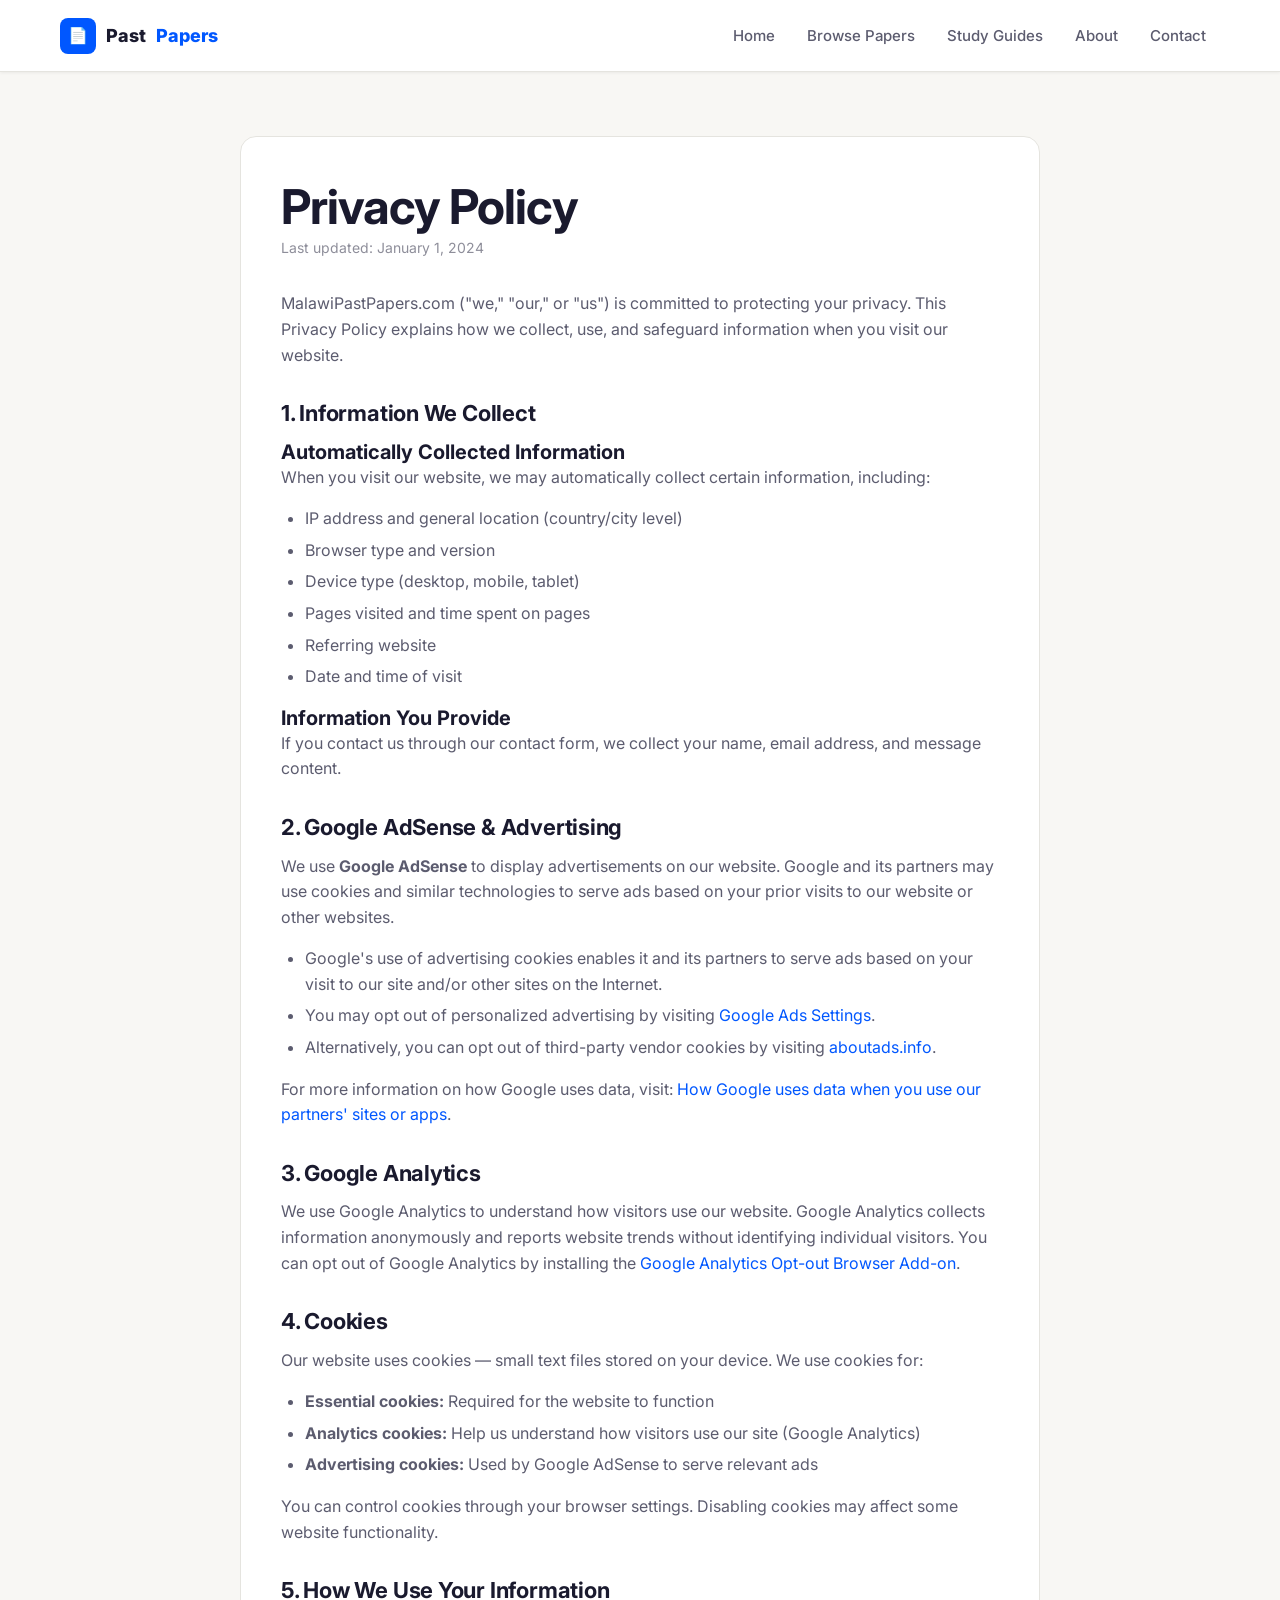
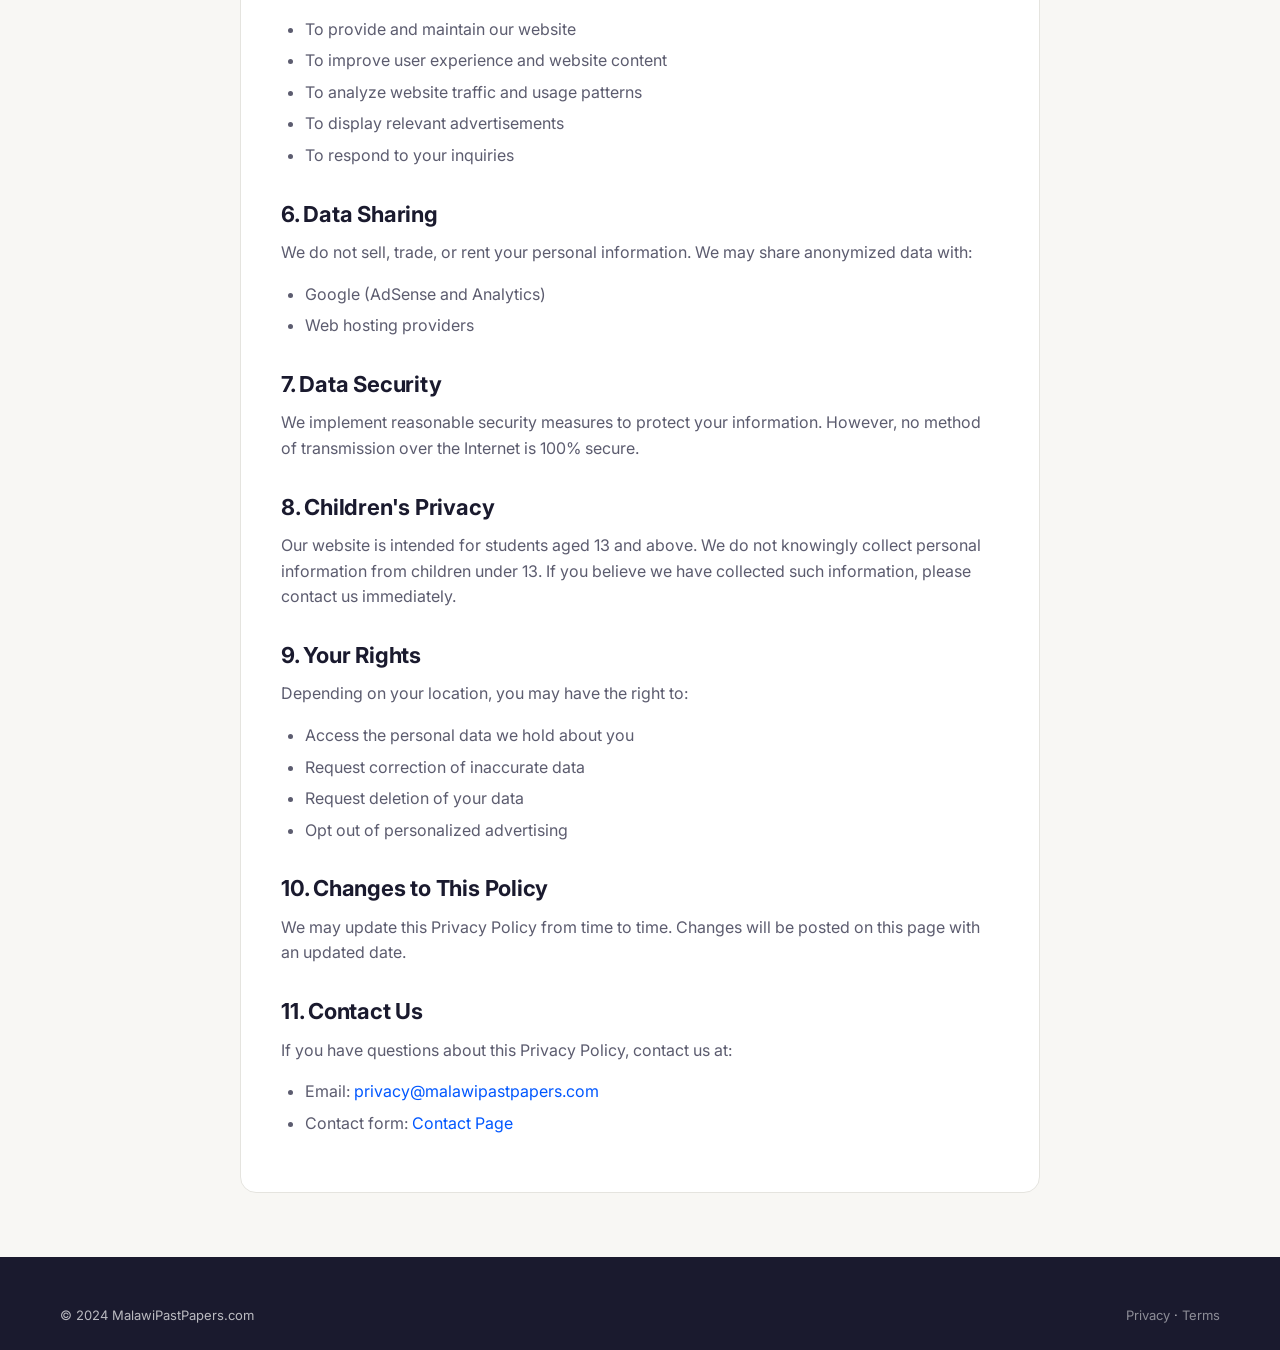
<file: privacy-policy.html>
<!DOCTYPE html>
<html lang="en">
<head>
  <meta charset="UTF-8">
  <meta name="viewport" content="width=device-width, initial-scale=1.0">
  <meta name="description" content="Privacy Policy for MalawiPastPapers.com — how we collect, use, and protect your data including Google AdSense cookies.">
  <link rel="canonical" href="https://malawipastpapers.com/privacy-policy.html">
  <title>Privacy Policy — MalawiPastPapers</title>
  <link rel="preconnect" href="https://fonts.googleapis.com">
  <link rel="preconnect" href="https://fonts.gstatic.com" crossorigin>
  <link href="https://fonts.googleapis.com/css2?family=Inter:wght@400;500;600;700;800&display=swap" rel="stylesheet">
  <link rel="stylesheet" href="css/styles.css">
  <link rel="stylesheet" href="css/adsense.css">
  <script async src="https://pagead2.googlesyndication.com/pagead/js/adsbygoogle.js?client=ca-pub-9292771037377991" crossorigin="anonymous"></script>
</head>
<body>

  <header class="site-header">
    <div class="container header-inner">
      <a href="index.html" class="logo"><div class="logo-icon">📄</div>Past<span>Papers</span></a>
      <nav class="nav-desktop" aria-label="Main navigation">
        <a href="index.html">Home</a>
        <a href="papers/index.html">Browse Papers</a>
        <a href="blog/index.html">Study Guides</a>
        <a href="about.html">About</a>
        <a href="contact.html">Contact</a>
      </nav>
      <button class="nav-toggle" aria-label="Open menu" aria-expanded="false">
        <svg width="24" height="24" fill="none" stroke="currentColor" stroke-width="2"><path d="M3 12h18M3 6h18M3 18h18"/></svg>
      </button>
    </div>
    <nav class="nav-mobile" aria-label="Mobile navigation">
      <a href="index.html">Home</a>
      <a href="papers/index.html">Browse Papers</a>
      <a href="blog/index.html">Study Guides</a>
      <a href="about.html">About</a>
      <a href="contact.html">Contact</a>
    </nav>
  </header>

  <main>
    <section class="section">
      <div class="container">
        <div class="legal-content">
          <h1>Privacy Policy</h1>
          <p class="legal-updated">Last updated: January 1, 2024</p>

          <p>MalawiPastPapers.com ("we," "our," or "us") is committed to protecting your privacy. This Privacy Policy explains how we collect, use, and safeguard information when you visit our website.</p>

          <h2>1. Information We Collect</h2>
          <h3>Automatically Collected Information</h3>
          <p>When you visit our website, we may automatically collect certain information, including:</p>
          <ul>
            <li>IP address and general location (country/city level)</li>
            <li>Browser type and version</li>
            <li>Device type (desktop, mobile, tablet)</li>
            <li>Pages visited and time spent on pages</li>
            <li>Referring website</li>
            <li>Date and time of visit</li>
          </ul>

          <h3>Information You Provide</h3>
          <p>If you contact us through our contact form, we collect your name, email address, and message content.</p>

          <h2>2. Google AdSense & Advertising</h2>
          <p>We use <strong>Google AdSense</strong> to display advertisements on our website. Google and its partners may use cookies and similar technologies to serve ads based on your prior visits to our website or other websites.</p>
          <ul>
            <li>Google's use of advertising cookies enables it and its partners to serve ads based on your visit to our site and/or other sites on the Internet.</li>
            <li>You may opt out of personalized advertising by visiting <a href="https://www.google.com/settings/ads" target="_blank" rel="noopener">Google Ads Settings</a>.</li>
            <li>Alternatively, you can opt out of third-party vendor cookies by visiting <a href="https://www.aboutads.info/choices/" target="_blank" rel="noopener">aboutads.info</a>.</li>
          </ul>
          <p>For more information on how Google uses data, visit: <a href="https://policies.google.com/technologies/partner-sites" target="_blank" rel="noopener">How Google uses data when you use our partners' sites or apps</a>.</p>

          <h2>3. Google Analytics</h2>
          <p>We use Google Analytics to understand how visitors use our website. Google Analytics collects information anonymously and reports website trends without identifying individual visitors. You can opt out of Google Analytics by installing the <a href="https://tools.google.com/dlpage/gaoptout" target="_blank" rel="noopener">Google Analytics Opt-out Browser Add-on</a>.</p>

          <h2>4. Cookies</h2>
          <p>Our website uses cookies — small text files stored on your device. We use cookies for:</p>
          <ul>
            <li><strong>Essential cookies:</strong> Required for the website to function</li>
            <li><strong>Analytics cookies:</strong> Help us understand how visitors use our site (Google Analytics)</li>
            <li><strong>Advertising cookies:</strong> Used by Google AdSense to serve relevant ads</li>
          </ul>
          <p>You can control cookies through your browser settings. Disabling cookies may affect some website functionality.</p>

          <h2>5. How We Use Your Information</h2>
          <ul>
            <li>To provide and maintain our website</li>
            <li>To improve user experience and website content</li>
            <li>To analyze website traffic and usage patterns</li>
            <li>To display relevant advertisements</li>
            <li>To respond to your inquiries</li>
          </ul>

          <h2>6. Data Sharing</h2>
          <p>We do not sell, trade, or rent your personal information. We may share anonymized data with:</p>
          <ul>
            <li>Google (AdSense and Analytics)</li>
            <li>Web hosting providers</li>
          </ul>

          <h2>7. Data Security</h2>
          <p>We implement reasonable security measures to protect your information. However, no method of transmission over the Internet is 100% secure.</p>

          <h2>8. Children's Privacy</h2>
          <p>Our website is intended for students aged 13 and above. We do not knowingly collect personal information from children under 13. If you believe we have collected such information, please contact us immediately.</p>

          <h2>9. Your Rights</h2>
          <p>Depending on your location, you may have the right to:</p>
          <ul>
            <li>Access the personal data we hold about you</li>
            <li>Request correction of inaccurate data</li>
            <li>Request deletion of your data</li>
            <li>Opt out of personalized advertising</li>
          </ul>

          <h2>10. Changes to This Policy</h2>
          <p>We may update this Privacy Policy from time to time. Changes will be posted on this page with an updated date.</p>

          <h2>11. Contact Us</h2>
          <p>If you have questions about this Privacy Policy, contact us at:</p>
          <ul>
            <li>Email: <a href="mailto:privacy@malawipastpapers.com">privacy@malawipastpapers.com</a></li>
            <li>Contact form: <a href="contact.html">Contact Page</a></li>
          </ul>
        </div>
      </div>
    </section>
  </main>

  <footer class="site-footer">
    <div class="container">
      <div class="footer-bottom" style="border:none;padding:0;">
        <span>&copy; 2024 MalawiPastPapers.com</span>
        <span><a href="privacy-policy.html">Privacy</a> · <a href="terms-of-service.html">Terms</a></span>
      </div>
    </div>
  </footer>
  <script src="js/main.js"></script>
</body>
</html>
</file>
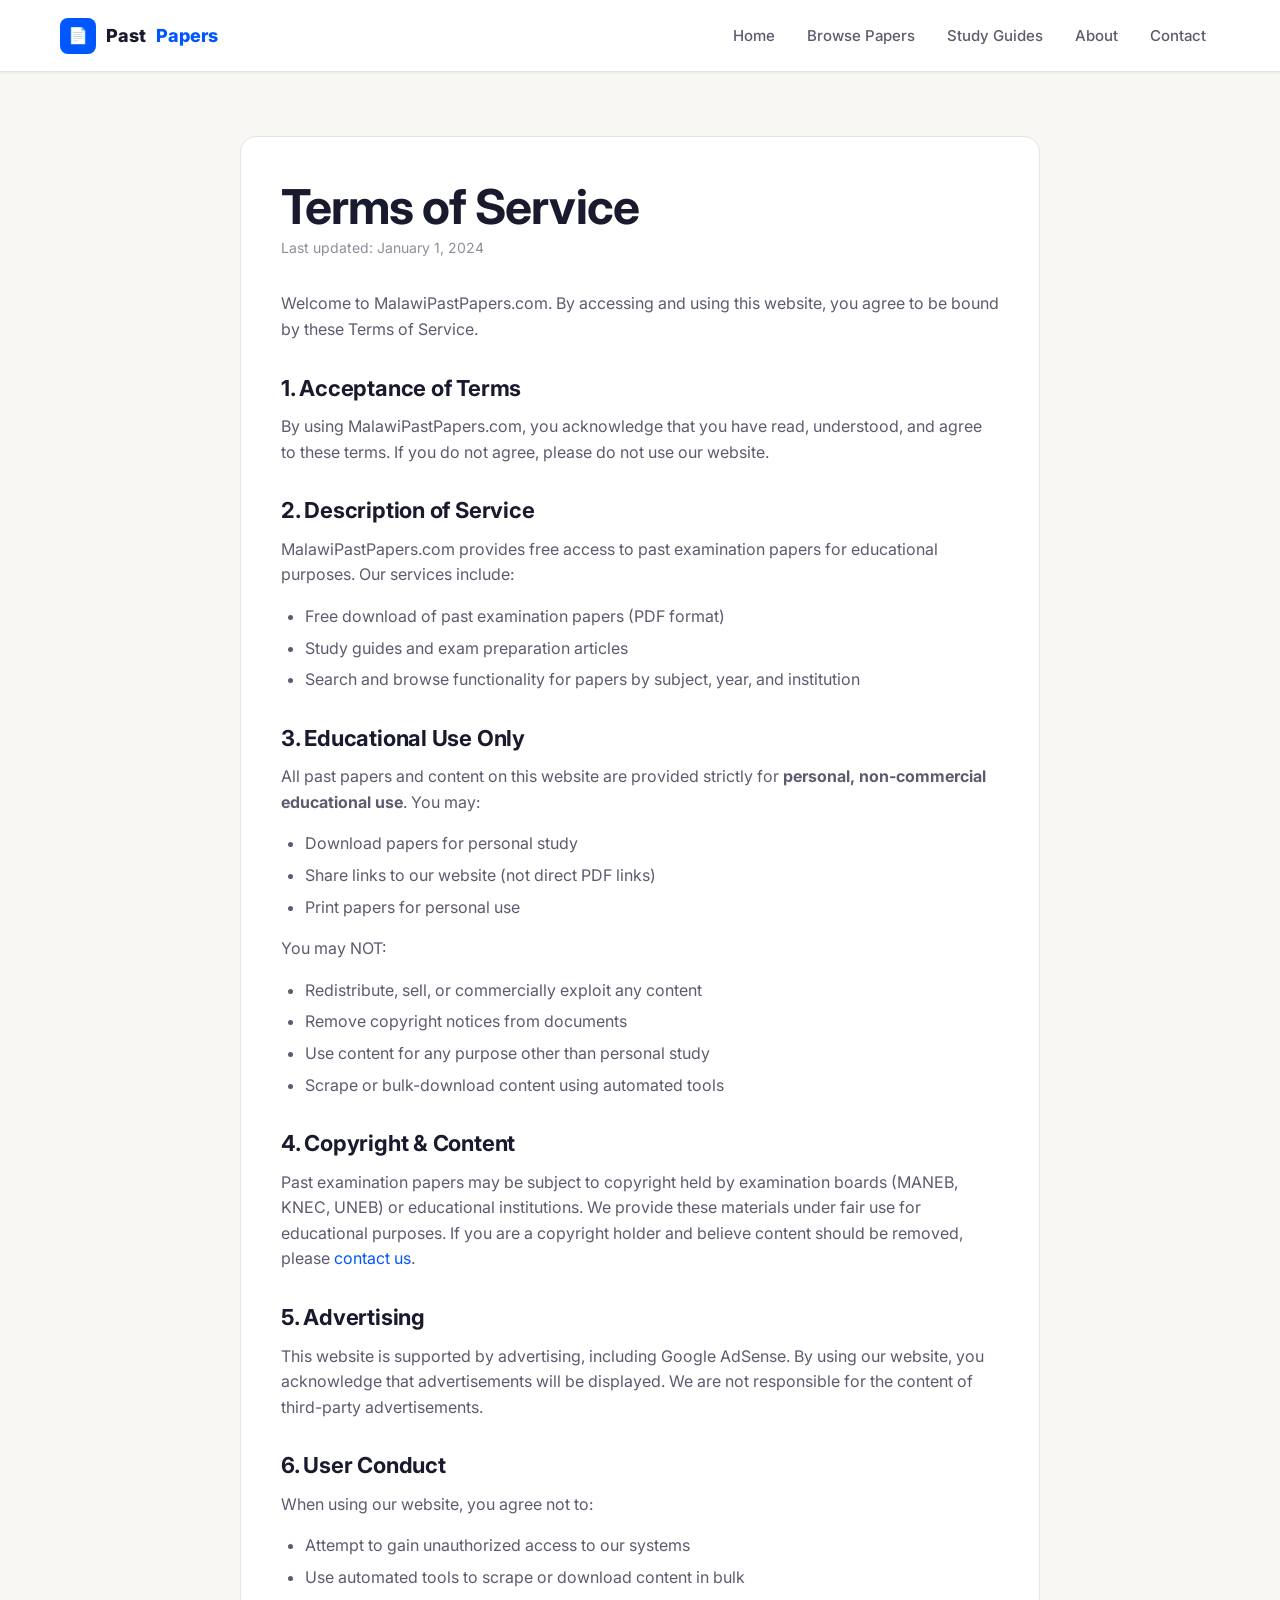
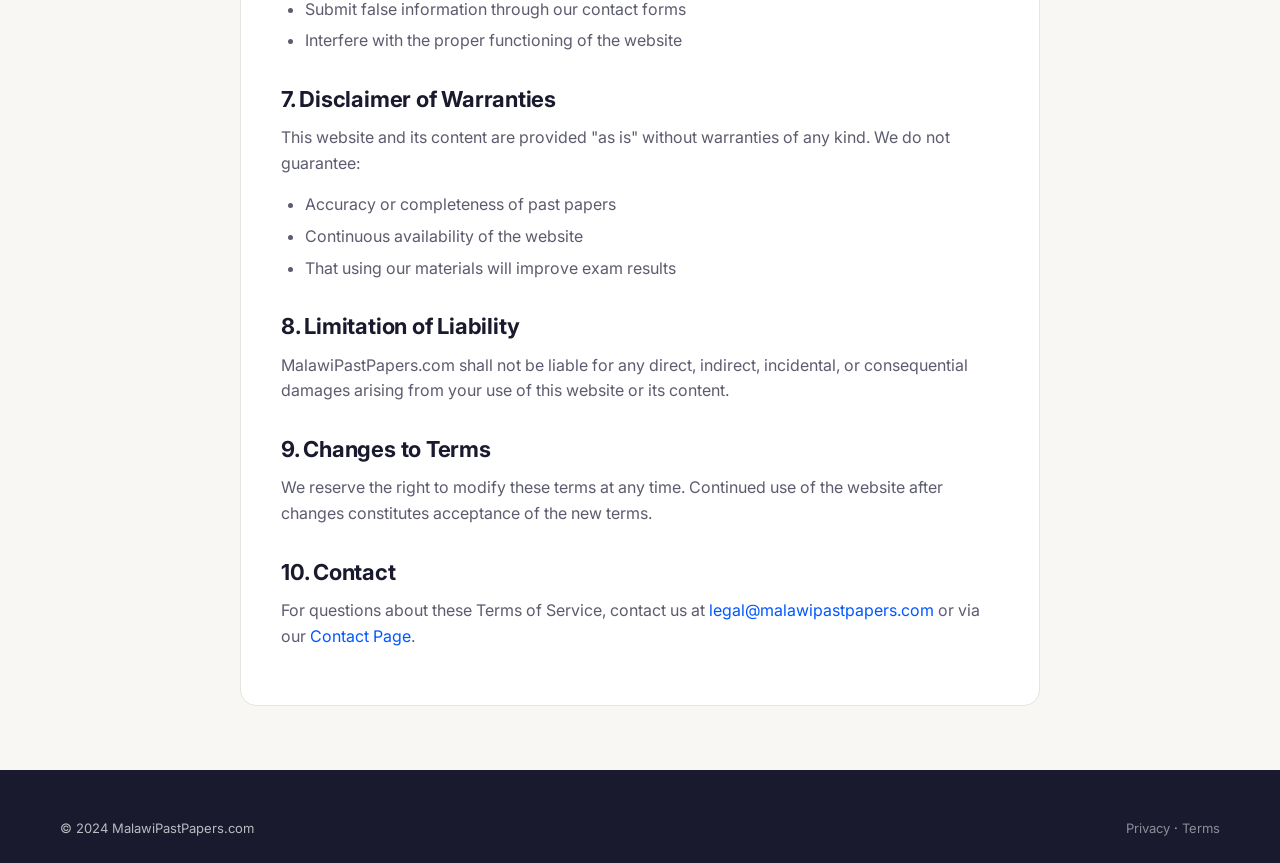
<file: terms-of-service.html>
<!DOCTYPE html>
<html lang="en">
<head>
  <meta charset="UTF-8">
  <meta name="viewport" content="width=device-width, initial-scale=1.0">
  <meta name="description" content="Terms of Service for MalawiPastPapers.com — rules and conditions for using our free past papers website.">
  <link rel="canonical" href="https://malawipastpapers.com/terms-of-service.html">
  <title>Terms of Service — MalawiPastPapers</title>
  <link rel="preconnect" href="https://fonts.googleapis.com">
  <link rel="preconnect" href="https://fonts.gstatic.com" crossorigin>
  <link href="https://fonts.googleapis.com/css2?family=Inter:wght@400;500;600;700;800&display=swap" rel="stylesheet">
  <link rel="stylesheet" href="css/styles.css">
  <link rel="stylesheet" href="css/adsense.css">
  <script async src="https://pagead2.googlesyndication.com/pagead/js/adsbygoogle.js?client=ca-pub-9292771037377991" crossorigin="anonymous"></script>
</head>
<body>

  <header class="site-header">
    <div class="container header-inner">
      <a href="index.html" class="logo"><div class="logo-icon">📄</div>Past<span>Papers</span></a>
      <nav class="nav-desktop" aria-label="Main navigation">
        <a href="index.html">Home</a>
        <a href="papers/index.html">Browse Papers</a>
        <a href="blog/index.html">Study Guides</a>
        <a href="about.html">About</a>
        <a href="contact.html">Contact</a>
      </nav>
      <button class="nav-toggle" aria-label="Open menu" aria-expanded="false">
        <svg width="24" height="24" fill="none" stroke="currentColor" stroke-width="2"><path d="M3 12h18M3 6h18M3 18h18"/></svg>
      </button>
    </div>
    <nav class="nav-mobile" aria-label="Mobile navigation">
      <a href="index.html">Home</a>
      <a href="papers/index.html">Browse Papers</a>
      <a href="blog/index.html">Study Guides</a>
      <a href="about.html">About</a>
      <a href="contact.html">Contact</a>
    </nav>
  </header>

  <main>
    <section class="section">
      <div class="container">
        <div class="legal-content">
          <h1>Terms of Service</h1>
          <p class="legal-updated">Last updated: January 1, 2024</p>

          <p>Welcome to MalawiPastPapers.com. By accessing and using this website, you agree to be bound by these Terms of Service.</p>

          <h2>1. Acceptance of Terms</h2>
          <p>By using MalawiPastPapers.com, you acknowledge that you have read, understood, and agree to these terms. If you do not agree, please do not use our website.</p>

          <h2>2. Description of Service</h2>
          <p>MalawiPastPapers.com provides free access to past examination papers for educational purposes. Our services include:</p>
          <ul>
            <li>Free download of past examination papers (PDF format)</li>
            <li>Study guides and exam preparation articles</li>
            <li>Search and browse functionality for papers by subject, year, and institution</li>
          </ul>

          <h2>3. Educational Use Only</h2>
          <p>All past papers and content on this website are provided strictly for <strong>personal, non-commercial educational use</strong>. You may:</p>
          <ul>
            <li>Download papers for personal study</li>
            <li>Share links to our website (not direct PDF links)</li>
            <li>Print papers for personal use</li>
          </ul>
          <p>You may NOT:</p>
          <ul>
            <li>Redistribute, sell, or commercially exploit any content</li>
            <li>Remove copyright notices from documents</li>
            <li>Use content for any purpose other than personal study</li>
            <li>Scrape or bulk-download content using automated tools</li>
          </ul>

          <h2>4. Copyright & Content</h2>
          <p>Past examination papers may be subject to copyright held by examination boards (MANEB, KNEC, UNEB) or educational institutions. We provide these materials under fair use for educational purposes. If you are a copyright holder and believe content should be removed, please <a href="contact.html">contact us</a>.</p>

          <h2>5. Advertising</h2>
          <p>This website is supported by advertising, including Google AdSense. By using our website, you acknowledge that advertisements will be displayed. We are not responsible for the content of third-party advertisements.</p>

          <h2>6. User Conduct</h2>
          <p>When using our website, you agree not to:</p>
          <ul>
            <li>Attempt to gain unauthorized access to our systems</li>
            <li>Use automated tools to scrape or download content in bulk</li>
            <li>Submit false information through our contact forms</li>
            <li>Interfere with the proper functioning of the website</li>
          </ul>

          <h2>7. Disclaimer of Warranties</h2>
          <p>This website and its content are provided "as is" without warranties of any kind. We do not guarantee:</p>
          <ul>
            <li>Accuracy or completeness of past papers</li>
            <li>Continuous availability of the website</li>
            <li>That using our materials will improve exam results</li>
          </ul>

          <h2>8. Limitation of Liability</h2>
          <p>MalawiPastPapers.com shall not be liable for any direct, indirect, incidental, or consequential damages arising from your use of this website or its content.</p>

          <h2>9. Changes to Terms</h2>
          <p>We reserve the right to modify these terms at any time. Continued use of the website after changes constitutes acceptance of the new terms.</p>

          <h2>10. Contact</h2>
          <p>For questions about these Terms of Service, contact us at <a href="mailto:legal@malawipastpapers.com">legal@malawipastpapers.com</a> or via our <a href="contact.html">Contact Page</a>.</p>
        </div>
      </div>
    </section>
  </main>

  <footer class="site-footer">
    <div class="container">
      <div class="footer-bottom" style="border:none;padding:0;">
        <span>&copy; 2024 MalawiPastPapers.com</span>
        <span><a href="privacy-policy.html">Privacy</a> · <a href="terms-of-service.html">Terms</a></span>
      </div>
    </div>
  </footer>
  <script src="js/main.js"></script>
</body>
</html>
</file>
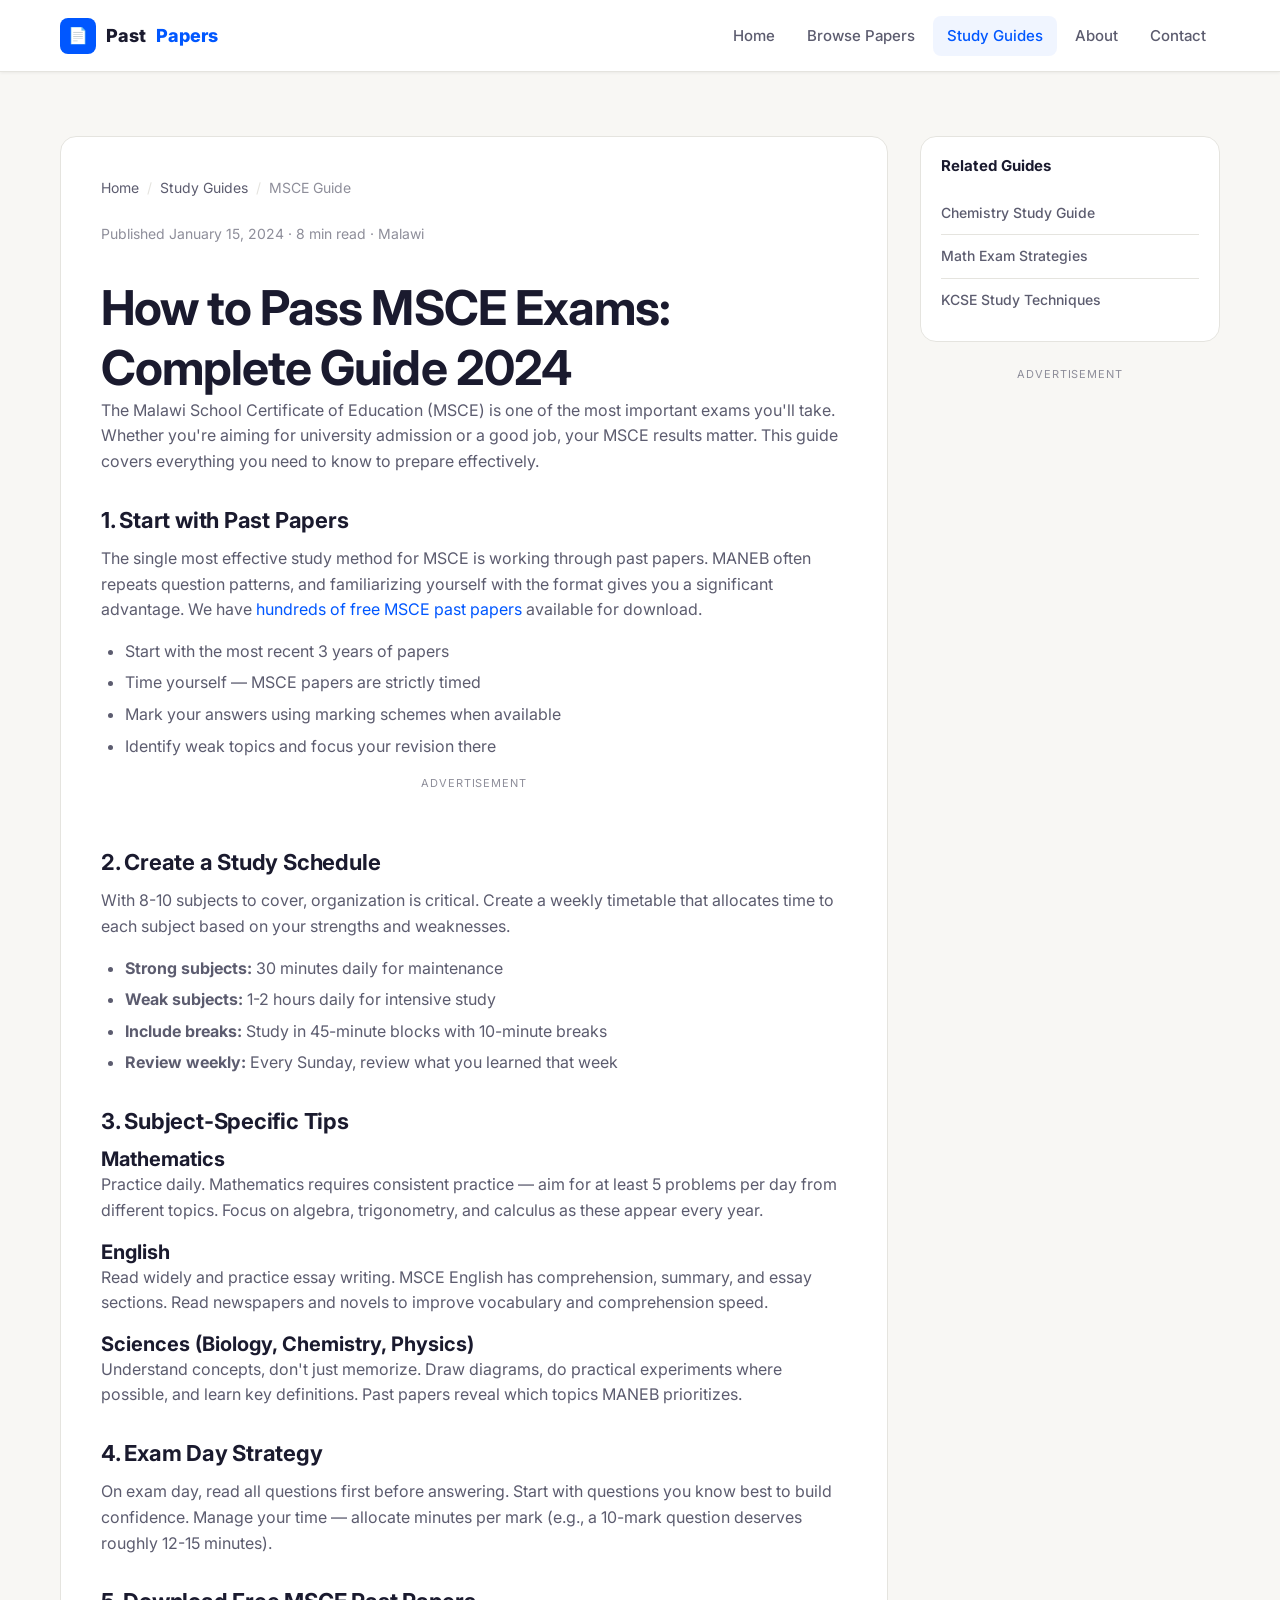
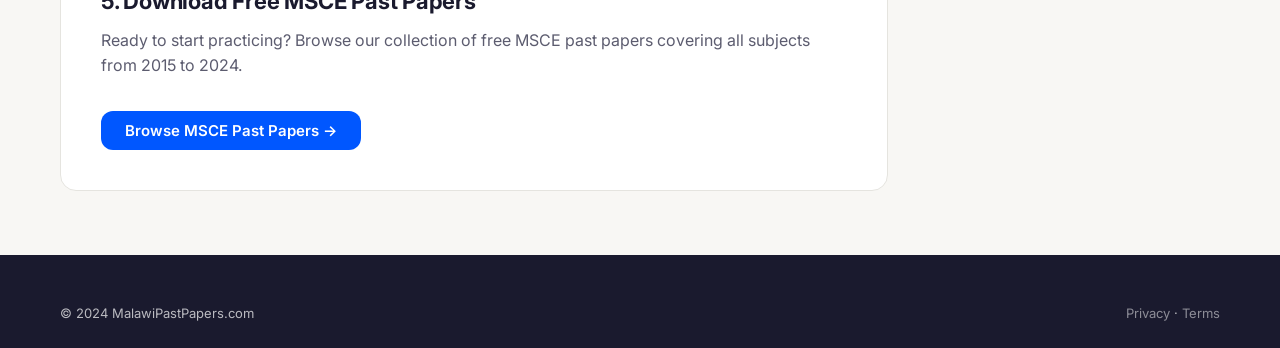
<file: blog/how-to-pass-msce.html>
<!DOCTYPE html>
<html lang="en">
<head>
  <meta charset="UTF-8">
  <meta name="viewport" content="width=device-width, initial-scale=1.0">
  <meta name="description" content="Complete guide to passing MSCE exams in Malawi. Study strategies, past paper tips, and subject-specific advice for 2024.">
  <meta name="keywords" content="how to pass MSCE, MSCE study guide, MSCE tips Malawi, MSCE past papers">
  <link rel="canonical" href="https://malawipastpapers.com/blog/how-to-pass-msce.html">
  <title>How to Pass MSCE Exams: Complete Guide 2024 — MalawiPastPapers</title>
  <link rel="preconnect" href="https://fonts.googleapis.com">
  <link rel="preconnect" href="https://fonts.gstatic.com" crossorigin>
  <link href="https://fonts.googleapis.com/css2?family=Inter:wght@400;500;600;700;800&display=swap" rel="stylesheet">
  <link rel="stylesheet" href="../css/styles.css">
  <link rel="stylesheet" href="../css/adsense.css">
  <script async src="https://pagead2.googlesyndication.com/pagead/js/adsbygoogle.js?client=ca-pub-9292771037377991" crossorigin="anonymous"></script>
  <script type="application/ld+json">
  {
    "@context": "https://schema.org",
    "@type": "Article",
    "headline": "How to Pass MSCE Exams: Complete Guide 2024",
    "author": {"@type": "Organization", "name": "MalawiPastPapers"},
    "datePublished": "2024-01-15",
    "description": "Complete guide to passing MSCE exams in Malawi with proven study strategies."
  }
  </script>
</head>
<body>

  <header class="site-header">
    <div class="container header-inner">
      <a href="../index.html" class="logo"><div class="logo-icon">📄</div>Past<span>Papers</span></a>
      <nav class="nav-desktop" aria-label="Main navigation">
        <a href="../index.html">Home</a>
        <a href="../papers/index.html">Browse Papers</a>
        <a href="index.html" class="active">Study Guides</a>
        <a href="../about.html">About</a>
        <a href="../contact.html">Contact</a>
      </nav>
      <button class="nav-toggle" aria-label="Open menu" aria-expanded="false">
        <svg width="24" height="24" fill="none" stroke="currentColor" stroke-width="2"><path d="M3 12h18M3 6h18M3 18h18"/></svg>
      </button>
    </div>
    <nav class="nav-mobile" aria-label="Mobile navigation">
      <a href="../index.html">Home</a>
      <a href="../papers/index.html">Browse Papers</a>
      <a href="index.html">Study Guides</a>
      <a href="../about.html">About</a>
      <a href="../contact.html">Contact</a>
    </nav>
  </header>

  <main>
    <section class="section">
      <div class="container page-layout">
        <article class="main-content legal-content" style="max-width:none;">
          <nav class="breadcrumb"><a href="../index.html">Home</a><span class="breadcrumb-sep">/</span><a href="index.html">Study Guides</a><span class="breadcrumb-sep">/</span><span>MSCE Guide</span></nav>
          
          <p class="legal-updated">Published January 15, 2024 · 8 min read · Malawi</p>
          <h1>How to Pass MSCE Exams: Complete Guide 2024</h1>
          
          <p>The Malawi School Certificate of Education (MSCE) is one of the most important exams you'll take. Whether you're aiming for university admission or a good job, your MSCE results matter. This guide covers everything you need to know to prepare effectively.</p>

          <h2>1. Start with Past Papers</h2>
          <p>The single most effective study method for MSCE is working through past papers. MANEB often repeats question patterns, and familiarizing yourself with the format gives you a significant advantage. We have <a href="../papers/index.html?level=msce">hundreds of free MSCE past papers</a> available for download.</p>
          <ul>
            <li>Start with the most recent 3 years of papers</li>
            <li>Time yourself — MSCE papers are strictly timed</li>
            <li>Mark your answers using marking schemes when available</li>
            <li>Identify weak topics and focus your revision there</li>
          </ul>

          <p class="ad-label">Advertisement</p>
          <div class="ad-zone ad-zone-leaderboard ad-zone-desktop">
            <ins class="adsbygoogle"
                 style="display:block"
                 data-ad-client="ca-pub-9292771037377991"
                 data-ad-format="auto"
                 data-full-width-responsive="true"></ins>
          </div>
          <script>(adsbygoogle = window.adsbygoogle || []).push({});</script>

          <h2>2. Create a Study Schedule</h2>
          <p>With 8-10 subjects to cover, organization is critical. Create a weekly timetable that allocates time to each subject based on your strengths and weaknesses.</p>
          <ul>
            <li><strong>Strong subjects:</strong> 30 minutes daily for maintenance</li>
            <li><strong>Weak subjects:</strong> 1-2 hours daily for intensive study</li>
            <li><strong>Include breaks:</strong> Study in 45-minute blocks with 10-minute breaks</li>
            <li><strong>Review weekly:</strong> Every Sunday, review what you learned that week</li>
          </ul>

          <h2>3. Subject-Specific Tips</h2>
          <h3>Mathematics</h3>
          <p>Practice daily. Mathematics requires consistent practice — aim for at least 5 problems per day from different topics. Focus on algebra, trigonometry, and calculus as these appear every year.</p>
          
          <h3>English</h3>
          <p>Read widely and practice essay writing. MSCE English has comprehension, summary, and essay sections. Read newspapers and novels to improve vocabulary and comprehension speed.</p>

          <h3>Sciences (Biology, Chemistry, Physics)</h3>
          <p>Understand concepts, don't just memorize. Draw diagrams, do practical experiments where possible, and learn key definitions. Past papers reveal which topics MANEB prioritizes.</p>

          <h2>4. Exam Day Strategy</h2>
          <p>On exam day, read all questions first before answering. Start with questions you know best to build confidence. Manage your time — allocate minutes per mark (e.g., a 10-mark question deserves roughly 12-15 minutes).</p>

          <h2>5. Download Free MSCE Past Papers</h2>
          <p>Ready to start practicing? Browse our collection of free MSCE past papers covering all subjects from 2015 to 2024.</p>
          <a href="../papers/index.html?level=msce" class="btn btn-primary mt-2">Browse MSCE Past Papers →</a>
        </article>

        <aside class="sidebar">
          <div class="sidebar-widget">
            <h4>Related Guides</h4>
            <ul class="sidebar-links">
              <li><a href="chemistry-study-guide.html">Chemistry Study Guide</a></li>
              <li><a href="math-exam-strategies.html">Math Exam Strategies</a></li>
              <li><a href="kcse-study-techniques.html">KCSE Study Techniques</a></li>
            </ul>
          </div>
          <p class="ad-label">Advertisement</p>
          <div class="ad-zone ad-zone-rectangle">
            <ins class="adsbygoogle"
                 style="display:block"
                 data-ad-client="ca-pub-9292771037377991"
                 data-ad-format="auto"
                 data-full-width-responsive="true"></ins>
          </div>
          <script>(adsbygoogle = window.adsbygoogle || []).push({});</script>
        </aside>
      </div>
    </section>
  </main>

  <footer class="site-footer">
    <div class="container">
      <div class="footer-bottom" style="border:none;padding:0;">
        <span>&copy; 2024 MalawiPastPapers.com</span>
        <span><a href="../privacy-policy.html">Privacy</a> · <a href="../terms-of-service.html">Terms</a></span>
      </div>
    </div>
  </footer>
  <script src="../js/main.js"></script>
</body>
</html>
</file>
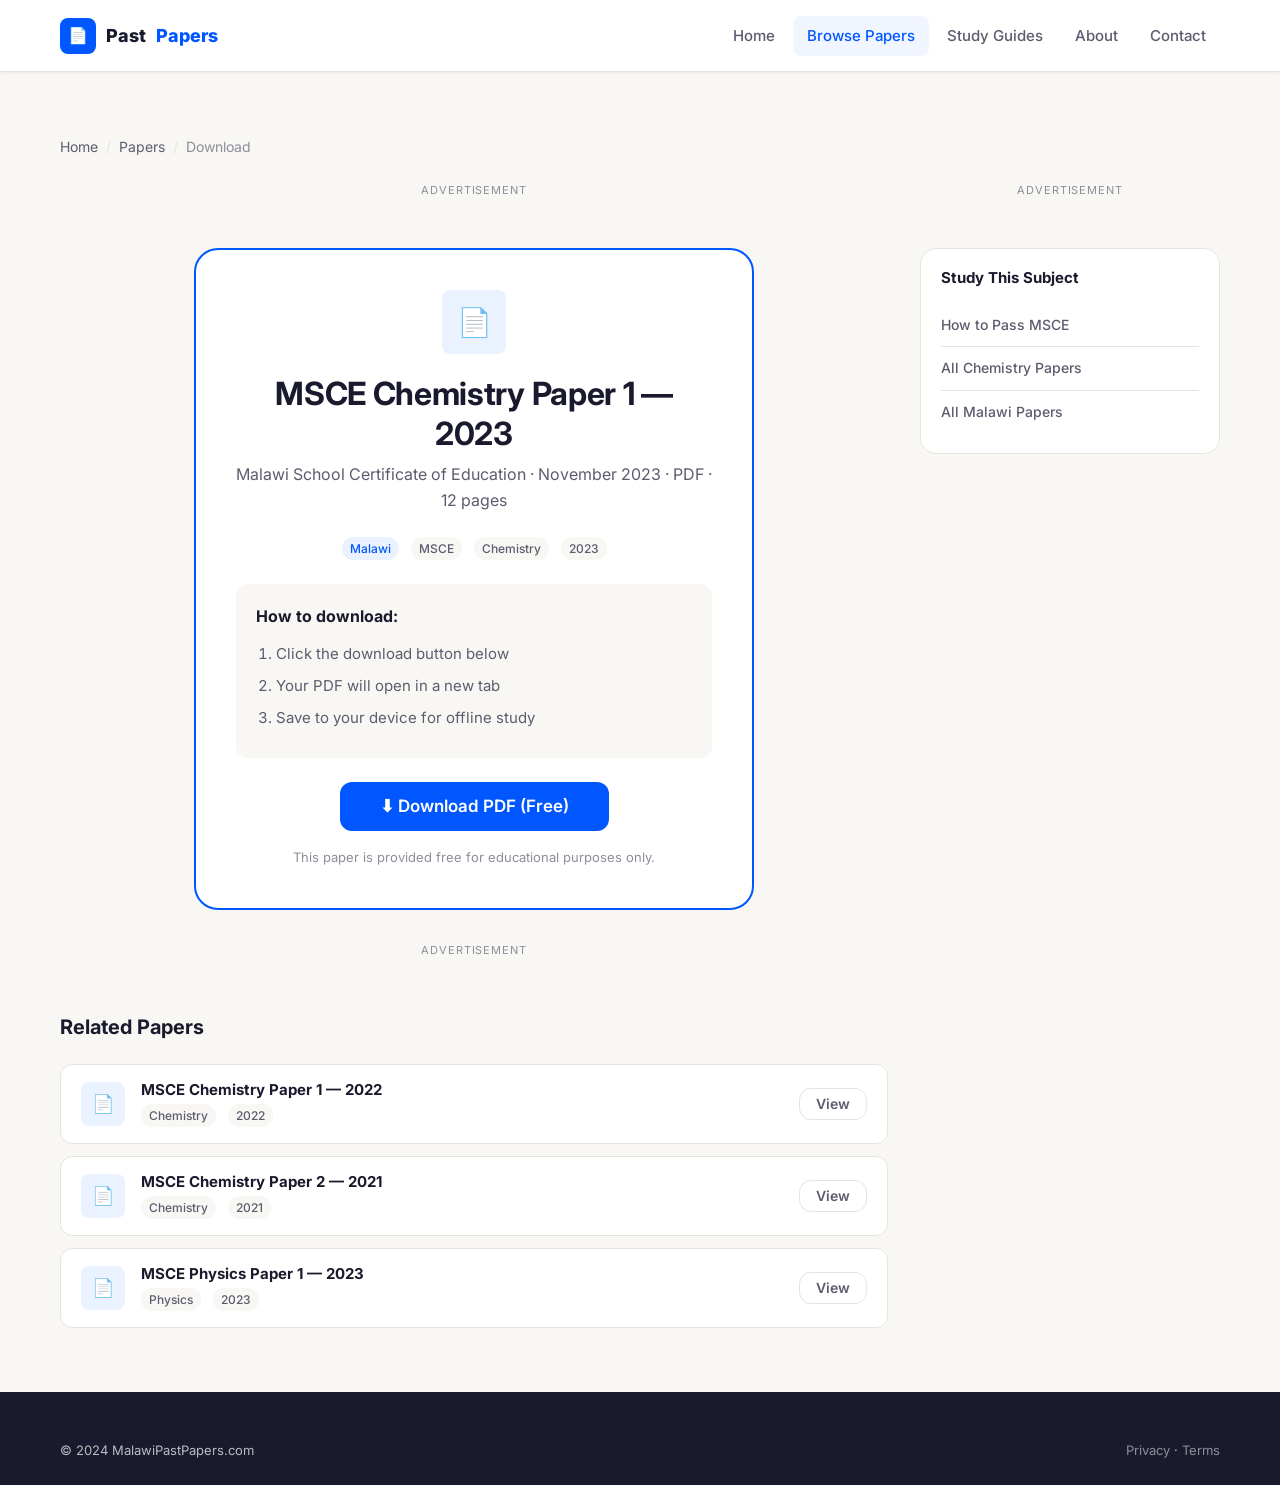
<file: papers/download.html>
<!DOCTYPE html>
<html lang="en">
<head>
  <meta charset="UTF-8">
  <meta name="viewport" content="width=device-width, initial-scale=1.0">
  <meta name="description" content="Download MSCE Chemistry Paper 1 2023 — free PDF past paper for Malawi students.">
  <link rel="canonical" href="https://malawipastpapers.com/papers/download.html">
  <title>Download MSCE Chemistry 2023 — MalawiPastPapers</title>
  <link rel="preconnect" href="https://fonts.googleapis.com">
  <link rel="preconnect" href="https://fonts.gstatic.com" crossorigin>
  <link href="https://fonts.googleapis.com/css2?family=Inter:wght@400;500;600;700;800&display=swap" rel="stylesheet">
  <link rel="stylesheet" href="../css/styles.css">
  <link rel="stylesheet" href="../css/adsense.css">
  <script async src="https://pagead2.googlesyndication.com/pagead/js/adsbygoogle.js?client=ca-pub-9292771037377991" crossorigin="anonymous"></script>
</head>
<body>

  <header class="site-header">
    <div class="container header-inner">
      <a href="../index.html" class="logo">
        <div class="logo-icon">📄</div>
        Past<span>Papers</span>
      </a>
      <nav class="nav-desktop" aria-label="Main navigation">
        <a href="../index.html">Home</a>
        <a href="index.html" class="active">Browse Papers</a>
        <a href="../blog/index.html">Study Guides</a>
        <a href="../about.html">About</a>
        <a href="../contact.html">Contact</a>
      </nav>
      <button class="nav-toggle" aria-label="Open menu" aria-expanded="false">
        <svg width="24" height="24" fill="none" stroke="currentColor" stroke-width="2"><path d="M3 12h18M3 6h18M3 18h18"/></svg>
      </button>
    </div>
    <nav class="nav-mobile" aria-label="Mobile navigation">
      <a href="../index.html">Home</a>
      <a href="index.html">Browse Papers</a>
      <a href="../blog/index.html">Study Guides</a>
      <a href="../about.html">About</a>
      <a href="../contact.html">Contact</a>
    </nav>
  </header>

  <main>
    <section class="section">
      <div class="container">
        <nav class="breadcrumb" aria-label="Breadcrumb">
          <a href="../index.html">Home</a>
          <span class="breadcrumb-sep">/</span>
          <a href="index.html">Papers</a>
          <span class="breadcrumb-sep">/</span>
          <span>Download</span>
        </nav>

        <div class="page-layout">
          <div class="main-content">
            <!-- Pre-download Ad (AdSense best practice: ad before action) -->
            <p class="ad-label">Advertisement</p>
            <div class="ad-zone ad-zone-leaderboard ad-zone-desktop">
              <ins class="adsbygoogle"
                   style="display:block"
                   data-ad-client="ca-pub-9292771037377991"
                   data-ad-format="auto"
                   data-full-width-responsive="true"></ins>
            </div>
            <script>(adsbygoogle = window.adsbygoogle || []).push({});</script>
            <div class="ad-zone ad-zone-mobile">
              <ins class="adsbygoogle"
                   style="display:block"
                   data-ad-client="ca-pub-9292771037377991"
                   data-ad-format="auto"
                   data-full-width-responsive="true"></ins>
            </div>
            <script>(adsbygoogle = window.adsbygoogle || []).push({});</script>

            <div class="download-box">
              <div class="paper-icon">📄</div>
              <h2>MSCE Chemistry Paper 1 — 2023</h2>
              <p>Malawi School Certificate of Education · November 2023 · PDF · 12 pages</p>

              <div class="paper-meta" style="justify-content:center;margin-bottom:1.5rem;">
                <span class="paper-tag blue">Malawi</span>
                <span class="paper-tag">MSCE</span>
                <span class="paper-tag">Chemistry</span>
                <span class="paper-tag">2023</span>
              </div>

              <div class="download-steps">
                <strong style="display:block;margin-bottom:0.75rem;color:var(--text-primary);">How to download:</strong>
                <ol>
                  <li>Click the download button below</li>
                  <li>Your PDF will open in a new tab</li>
                  <li>Save to your device for offline study</li>
                </ol>
              </div>

              <!-- Single clear download button — no fake/misleading buttons (AdSense policy) -->
              <a href="#" class="btn btn-primary" style="font-size:1.0625rem;padding:1rem 2.5rem;" id="download-btn" onclick="handleDownload(event)">
                ⬇ Download PDF (Free)
              </a>

              <p style="font-size:0.8125rem;color:var(--text-muted);margin-top:1rem;margin-bottom:0;">
                This paper is provided free for educational purposes only.
              </p>
            </div>

            <!-- Post-download content ad -->
            <p class="ad-label mt-4">Advertisement</p>
            <div class="ad-zone ad-zone-leaderboard ad-zone-desktop">
              <ins class="adsbygoogle"
                   style="display:block"
                   data-ad-client="ca-pub-9292771037377991"
                   data-ad-format="auto"
                   data-full-width-responsive="true"></ins>
            </div>
            <script>(adsbygoogle = window.adsbygoogle || []).push({});</script>

            <!-- Related Papers -->
            <div class="mt-4">
              <h3 class="mb-3">Related Papers</h3>
              <div class="gap-list">
                <a href="download.html?id=msce-chem-2022" class="paper-item">
                  <div class="paper-icon">📄</div>
                  <div class="paper-info">
                    <h4>MSCE Chemistry Paper 1 — 2022</h4>
                    <div class="paper-meta">
                      <span class="paper-tag">Chemistry</span>
                      <span class="paper-tag">2022</span>
                    </div>
                  </div>
                  <span class="btn btn-sm btn-ghost">View</span>
                </a>
                <a href="download.html?id=msce-chem-2021" class="paper-item">
                  <div class="paper-icon">📄</div>
                  <div class="paper-info">
                    <h4>MSCE Chemistry Paper 2 — 2021</h4>
                    <div class="paper-meta">
                      <span class="paper-tag">Chemistry</span>
                      <span class="paper-tag">2021</span>
                    </div>
                  </div>
                  <span class="btn btn-sm btn-ghost">View</span>
                </a>
                <a href="download.html?id=msce-phy-2023" class="paper-item">
                  <div class="paper-icon">📄</div>
                  <div class="paper-info">
                    <h4>MSCE Physics Paper 1 — 2023</h4>
                    <div class="paper-meta">
                      <span class="paper-tag">Physics</span>
                      <span class="paper-tag">2023</span>
                    </div>
                  </div>
                  <span class="btn btn-sm btn-ghost">View</span>
                </a>
              </div>
            </div>
          </div>

          <aside class="sidebar">
            <p class="ad-label">Advertisement</p>
            <div class="ad-zone ad-zone-rectangle">
              <ins class="adsbygoogle"
                   style="display:block"
                   data-ad-client="ca-pub-9292771037377991"
                   data-ad-format="auto"
                   data-full-width-responsive="true"></ins>
            </div>
            <script>(adsbygoogle = window.adsbygoogle || []).push({});</script>

            <div class="sidebar-widget mt-3">
              <h4>Study This Subject</h4>
              <ul class="sidebar-links">
                <li><a href="../blog/how-to-pass-msce.html">How to Pass MSCE</a></li>
                <li><a href="index.html?subject=chemistry">All Chemistry Papers</a></li>
                <li><a href="index.html?country=malawi">All Malawi Papers</a></li>
              </ul>
            </div>
          </aside>
        </div>
      </div>
    </section>
  </main>

  <footer class="site-footer">
    <div class="container">
      <div class="footer-bottom" style="border:none;padding:0;">
        <span>&copy; 2024 MalawiPastPapers.com</span>
        <span><a href="../privacy-policy.html">Privacy</a> · <a href="../terms-of-service.html">Terms</a></span>
      </div>
    </div>
  </footer>

  <script src="../js/main.js"></script>
  <script>
    function handleDownload(e) {
      e.preventDefault();
      // In production: link to actual PDF file
      // window.open('/papers/pdf/msce-chem-2023.pdf', '_blank');
      alert('PDF download will be available once papers are uploaded. Replace this with your actual PDF URL.');
    }
  </script>
</body>
</html>
</file>
<file: css/styles.css>
/* ============================================
   MalawiPastPapers — Design System
   Signal Blue #0057FF | Porcelain #F8F7F4
   ============================================ */

:root {
  --signal-blue: #0057FF;
  --signal-blue-dark: #0046CC;
  --signal-blue-light: #3377FF;
  --porcelain: #F8F7F4;
  --porcelain-dark: #EEEDE8;
  --white: #FFFFFF;
  --text-primary: #1A1A2E;
  --text-secondary: #5C5C6F;
  --text-muted: #8E8E9A;
  --border: #E5E4DF;
  --success: #10B981;
  --warning: #F59E0B;
  --shadow-sm: 0 1px 3px rgba(0, 0, 0, 0.06);
  --shadow-md: 0 4px 16px rgba(0, 87, 255, 0.08);
  --shadow-lg: 0 8px 32px rgba(0, 0, 0, 0.1);
  --radius-sm: 8px;
  --radius-md: 12px;
  --radius-lg: 16px;
  --radius-xl: 24px;
  --font: 'Inter', -apple-system, BlinkMacSystemFont, 'Segoe UI', sans-serif;
  --max-width: 1200px;
  --header-height: 72px;
  --transition: 0.2s ease;
}

*, *::before, *::after {
  box-sizing: border-box;
  margin: 0;
  padding: 0;
}

html {
  scroll-behavior: smooth;
  -webkit-text-size-adjust: 100%;
}

body {
  font-family: var(--font);
  background: var(--porcelain);
  color: var(--text-primary);
  line-height: 1.6;
  font-size: 16px;
  min-height: 100vh;
  display: flex;
  flex-direction: column;
}

img {
  max-width: 100%;
  height: auto;
  display: block;
}

a {
  color: var(--signal-blue);
  text-decoration: none;
  transition: color var(--transition);
}

a:hover {
  color: var(--signal-blue-dark);
}

/* ---- Typography ---- */
h1, h2, h3, h4, h5, h6 {
  line-height: 1.25;
  font-weight: 700;
  color: var(--text-primary);
}

h1 { font-size: clamp(2rem, 5vw, 3rem); letter-spacing: -0.02em; }
h2 { font-size: clamp(1.5rem, 3vw, 2rem); letter-spacing: -0.01em; }
h3 { font-size: 1.25rem; }
h4 { font-size: 1.1rem; }

p { margin-bottom: 1rem; color: var(--text-secondary); }

/* ---- Layout ---- */
.container {
  width: 100%;
  max-width: var(--max-width);
  margin: 0 auto;
  padding: 0 1.25rem;
}

main {
  flex: 1;
}

/* ---- Header ---- */
.site-header {
  position: sticky;
  top: 0;
  z-index: 100;
  background: var(--white);
  border-bottom: 1px solid var(--border);
  height: var(--header-height);
  box-shadow: var(--shadow-sm);
}

.header-inner {
  display: flex;
  align-items: center;
  justify-content: space-between;
  height: var(--header-height);
  gap: 1rem;
}

.logo {
  display: flex;
  align-items: center;
  gap: 0.625rem;
  font-weight: 800;
  font-size: 1.125rem;
  color: var(--text-primary);
  white-space: nowrap;
}

.logo-icon {
  width: 36px;
  height: 36px;
  background: var(--signal-blue);
  border-radius: var(--radius-sm);
  display: flex;
  align-items: center;
  justify-content: center;
  color: var(--white);
  font-size: 1rem;
  flex-shrink: 0;
}

.logo span {
  color: var(--signal-blue);
}

.nav-desktop {
  display: flex;
  align-items: center;
  gap: 0.25rem;
}

.nav-desktop a {
  padding: 0.5rem 0.875rem;
  border-radius: var(--radius-sm);
  color: var(--text-secondary);
  font-size: 0.9375rem;
  font-weight: 500;
  transition: all var(--transition);
}

.nav-desktop a:hover,
.nav-desktop a.active {
  color: var(--signal-blue);
  background: rgba(0, 87, 255, 0.06);
}

.nav-toggle {
  display: none;
  background: none;
  border: none;
  cursor: pointer;
  padding: 0.5rem;
  color: var(--text-primary);
}

.nav-mobile {
  display: none;
  position: fixed;
  top: var(--header-height);
  left: 0;
  right: 0;
  background: var(--white);
  border-bottom: 1px solid var(--border);
  padding: 1rem;
  box-shadow: var(--shadow-md);
  z-index: 99;
}

.nav-mobile.open {
  display: block;
}

.nav-mobile a {
  display: block;
  padding: 0.75rem 1rem;
  border-radius: var(--radius-sm);
  color: var(--text-secondary);
  font-weight: 500;
}

.nav-mobile a:hover {
  background: rgba(0, 87, 255, 0.06);
  color: var(--signal-blue);
}

/* ---- Buttons ---- */
.btn {
  display: inline-flex;
  align-items: center;
  justify-content: center;
  gap: 0.5rem;
  padding: 0.75rem 1.5rem;
  border-radius: var(--radius-md);
  font-size: 0.9375rem;
  font-weight: 600;
  cursor: pointer;
  border: none;
  transition: all var(--transition);
  font-family: var(--font);
  line-height: 1;
}

.btn-primary {
  background: var(--signal-blue);
  color: var(--white);
}

.btn-primary:hover {
  background: var(--signal-blue-dark);
  color: var(--white);
  transform: translateY(-1px);
  box-shadow: var(--shadow-md);
}

.btn-secondary {
  background: var(--white);
  color: var(--signal-blue);
  border: 2px solid var(--signal-blue);
}

.btn-secondary:hover {
  background: rgba(0, 87, 255, 0.06);
  color: var(--signal-blue-dark);
}

.btn-ghost {
  background: transparent;
  color: var(--text-secondary);
  border: 1px solid var(--border);
}

.btn-ghost:hover {
  border-color: var(--signal-blue);
  color: var(--signal-blue);
}

.btn-sm {
  padding: 0.5rem 1rem;
  font-size: 0.875rem;
}

/* ---- Hero ---- */
.hero {
  background: linear-gradient(135deg, var(--signal-blue) 0%, var(--signal-blue-dark) 100%);
  color: var(--white);
  padding: 4rem 0 5rem;
  position: relative;
  overflow: hidden;
}

.hero::before {
  content: '';
  position: absolute;
  top: -50%;
  right: -20%;
  width: 60%;
  height: 200%;
  background: radial-gradient(circle, rgba(255,255,255,0.08) 0%, transparent 70%);
  pointer-events: none;
}

.hero-content {
  position: relative;
  z-index: 1;
  max-width: 680px;
}

.hero-badge {
  display: inline-flex;
  align-items: center;
  gap: 0.5rem;
  background: rgba(255, 255, 255, 0.15);
  backdrop-filter: blur(8px);
  padding: 0.375rem 0.875rem;
  border-radius: 100px;
  font-size: 0.8125rem;
  font-weight: 600;
  margin-bottom: 1.25rem;
  border: 1px solid rgba(255, 255, 255, 0.2);
}

.hero h1 {
  color: var(--white);
  margin-bottom: 1rem;
}

.hero p {
  color: rgba(255, 255, 255, 0.85);
  font-size: 1.125rem;
  margin-bottom: 2rem;
}

.hero-search {
  display: flex;
  gap: 0.75rem;
  max-width: 560px;
}

.hero-search input {
  flex: 1;
  padding: 0.875rem 1.25rem;
  border: none;
  border-radius: var(--radius-md);
  font-size: 1rem;
  font-family: var(--font);
  background: var(--white);
  color: var(--text-primary);
  outline: none;
  box-shadow: var(--shadow-lg);
}

.hero-search input::placeholder {
  color: var(--text-muted);
}

.hero-search .btn-primary {
  flex-shrink: 0;
  padding: 0.875rem 1.75rem;
}

.hero-stats {
  display: flex;
  gap: 2.5rem;
  margin-top: 2.5rem;
  flex-wrap: wrap;
}

.stat-item strong {
  display: block;
  font-size: 1.75rem;
  font-weight: 800;
  color: var(--white);
  line-height: 1;
}

.stat-item span {
  font-size: 0.875rem;
  color: rgba(255, 255, 255, 0.7);
}

/* ---- Ad Zones (AdSense-ready) ---- */
.ad-zone {
  background: var(--porcelain-dark);
  border: 1px dashed var(--border);
  border-radius: var(--radius-md);
  display: flex;
  align-items: center;
  justify-content: center;
  min-height: 90px;
  color: var(--text-muted);
  font-size: 0.75rem;
  text-transform: uppercase;
  letter-spacing: 0.05em;
  margin: 1.5rem 0;
  overflow: hidden;
}

.ad-zone-leaderboard {
  min-height: 90px;
  max-width: 728px;
  margin-left: auto;
  margin-right: auto;
}

.ad-zone-rectangle {
  min-height: 250px;
}

.ad-zone-mobile {
  min-height: 100px;
  display: none;
}

.ad-label {
  font-size: 0.6875rem;
  color: var(--text-muted);
  text-transform: uppercase;
  letter-spacing: 0.08em;
  margin-bottom: 0.375rem;
  text-align: center;
}

/* ---- Cards ---- */
.card {
  background: var(--white);
  border-radius: var(--radius-lg);
  border: 1px solid var(--border);
  padding: 1.5rem;
  transition: all var(--transition);
}

.card:hover {
  box-shadow: var(--shadow-md);
  border-color: rgba(0, 87, 255, 0.15);
  transform: translateY(-2px);
}

.card-icon {
  width: 48px;
  height: 48px;
  background: rgba(0, 87, 255, 0.08);
  border-radius: var(--radius-md);
  display: flex;
  align-items: center;
  justify-content: center;
  font-size: 1.25rem;
  margin-bottom: 1rem;
}

.card h3 {
  margin-bottom: 0.5rem;
}

.card p {
  font-size: 0.9375rem;
  margin-bottom: 1rem;
}

.card-link {
  font-size: 0.875rem;
  font-weight: 600;
  display: inline-flex;
  align-items: center;
  gap: 0.25rem;
}

/* ---- Grid ---- */
.grid-2 {
  display: grid;
  grid-template-columns: repeat(2, 1fr);
  gap: 1.5rem;
}

.grid-3 {
  display: grid;
  grid-template-columns: repeat(3, 1fr);
  gap: 1.5rem;
}

.grid-4 {
  display: grid;
  grid-template-columns: repeat(4, 1fr);
  gap: 1.25rem;
}

/* ---- Sections ---- */
.section {
  padding: 4rem 0;
}

.section-header {
  text-align: center;
  max-width: 600px;
  margin: 0 auto 3rem;
}

.section-header p {
  font-size: 1.0625rem;
  margin-top: 0.75rem;
}

.section-alt {
  background: var(--white);
}

/* ---- Paper List ---- */
.paper-item {
  display: flex;
  align-items: center;
  gap: 1rem;
  padding: 1rem 1.25rem;
  background: var(--white);
  border: 1px solid var(--border);
  border-radius: var(--radius-md);
  transition: all var(--transition);
}

.paper-item:hover {
  border-color: rgba(0, 87, 255, 0.2);
  box-shadow: var(--shadow-sm);
}

.paper-icon {
  width: 44px;
  height: 44px;
  background: rgba(0, 87, 255, 0.08);
  border-radius: var(--radius-sm);
  display: flex;
  align-items: center;
  justify-content: center;
  flex-shrink: 0;
  color: var(--signal-blue);
  font-size: 1.125rem;
}

.paper-info {
  flex: 1;
  min-width: 0;
}

.paper-info h4 {
  font-size: 0.9375rem;
  margin-bottom: 0.25rem;
  white-space: nowrap;
  overflow: hidden;
  text-overflow: ellipsis;
}

.paper-meta {
  display: flex;
  gap: 0.75rem;
  flex-wrap: wrap;
}

.paper-tag {
  font-size: 0.75rem;
  padding: 0.125rem 0.5rem;
  background: var(--porcelain);
  border-radius: 100px;
  color: var(--text-secondary);
  font-weight: 500;
}

.paper-tag.blue {
  background: rgba(0, 87, 255, 0.08);
  color: var(--signal-blue);
}

/* ---- Filters ---- */
.filters {
  display: flex;
  gap: 0.75rem;
  flex-wrap: wrap;
  margin-bottom: 2rem;
}

.filter-select {
  padding: 0.625rem 1rem;
  border: 1px solid var(--border);
  border-radius: var(--radius-sm);
  background: var(--white);
  font-family: var(--font);
  font-size: 0.875rem;
  color: var(--text-primary);
  cursor: pointer;
  outline: none;
  min-width: 160px;
}

.filter-select:focus {
  border-color: var(--signal-blue);
  box-shadow: 0 0 0 3px rgba(0, 87, 255, 0.1);
}

/* ---- Breadcrumb ---- */
.breadcrumb {
  display: flex;
  align-items: center;
  gap: 0.5rem;
  font-size: 0.875rem;
  color: var(--text-muted);
  margin-bottom: 1.5rem;
  flex-wrap: wrap;
}

.breadcrumb a {
  color: var(--text-secondary);
}

.breadcrumb a:hover {
  color: var(--signal-blue);
}

.breadcrumb-sep {
  color: var(--border);
}

/* ---- Page Layout with Sidebar ---- */
.page-layout {
  display: grid;
  grid-template-columns: 1fr 300px;
  gap: 2rem;
  align-items: start;
}

.sidebar {
  position: sticky;
  top: calc(var(--header-height) + 1.5rem);
}

.sidebar-widget {
  background: var(--white);
  border: 1px solid var(--border);
  border-radius: var(--radius-lg);
  padding: 1.25rem;
  margin-bottom: 1.5rem;
}

.sidebar-widget h4 {
  margin-bottom: 1rem;
  font-size: 0.9375rem;
}

.sidebar-links {
  list-style: none;
}

.sidebar-links li {
  border-bottom: 1px solid var(--border);
}

.sidebar-links li:last-child {
  border-bottom: none;
}

.sidebar-links a {
  display: block;
  padding: 0.625rem 0;
  color: var(--text-secondary);
  font-size: 0.875rem;
  font-weight: 500;
}

.sidebar-links a:hover {
  color: var(--signal-blue);
}

/* ---- Blog ---- */
.blog-card {
  background: var(--white);
  border: 1px solid var(--border);
  border-radius: var(--radius-lg);
  overflow: hidden;
  transition: all var(--transition);
}

.blog-card:hover {
  box-shadow: var(--shadow-md);
  transform: translateY(-2px);
}

.blog-card-image {
  height: 180px;
  background: linear-gradient(135deg, var(--signal-blue) 0%, var(--signal-blue-light) 100%);
  display: flex;
  align-items: center;
  justify-content: center;
  font-size: 2.5rem;
}

.blog-card-body {
  padding: 1.25rem;
}

.blog-card-meta {
  font-size: 0.8125rem;
  color: var(--text-muted);
  margin-bottom: 0.5rem;
}

.blog-card h3 {
  font-size: 1.0625rem;
  margin-bottom: 0.5rem;
}

.blog-card p {
  font-size: 0.875rem;
  margin-bottom: 0.75rem;
}

/* ---- Download Page ---- */
.download-box {
  background: var(--white);
  border: 2px solid var(--signal-blue);
  border-radius: var(--radius-xl);
  padding: 2.5rem;
  text-align: center;
  max-width: 560px;
  margin: 0 auto;
}

.download-box .paper-icon {
  width: 64px;
  height: 64px;
  margin: 0 auto 1.25rem;
  font-size: 1.75rem;
}

.download-box h2 {
  margin-bottom: 0.5rem;
}

.download-box p {
  margin-bottom: 1.5rem;
}

.download-steps {
  text-align: left;
  background: var(--porcelain);
  border-radius: var(--radius-md);
  padding: 1.25rem;
  margin: 1.5rem 0;
}

.download-steps ol {
  padding-left: 1.25rem;
  color: var(--text-secondary);
  font-size: 0.9375rem;
}

.download-steps li {
  margin-bottom: 0.5rem;
}

/* ---- Legal Pages ---- */
.legal-content {
  background: var(--white);
  border-radius: var(--radius-lg);
  border: 1px solid var(--border);
  padding: 2.5rem;
  max-width: 800px;
  margin: 0 auto;
}

.legal-content h2 {
  margin-top: 2rem;
  margin-bottom: 0.75rem;
  font-size: 1.375rem;
}

.legal-content h2:first-child {
  margin-top: 0;
}

.legal-content ul, .legal-content ol {
  margin: 0.75rem 0 1rem 1.5rem;
  color: var(--text-secondary);
}

.legal-content li {
  margin-bottom: 0.375rem;
}

.legal-updated {
  font-size: 0.875rem;
  color: var(--text-muted);
  margin-bottom: 2rem;
}

/* ---- Contact Form ---- */
.form-group {
  margin-bottom: 1.25rem;
}

.form-group label {
  display: block;
  font-size: 0.875rem;
  font-weight: 600;
  margin-bottom: 0.375rem;
  color: var(--text-primary);
}

.form-group input,
.form-group textarea,
.form-group select {
  width: 100%;
  padding: 0.75rem 1rem;
  border: 1px solid var(--border);
  border-radius: var(--radius-sm);
  font-family: var(--font);
  font-size: 0.9375rem;
  color: var(--text-primary);
  background: var(--white);
  outline: none;
  transition: border-color var(--transition);
}

.form-group input:focus,
.form-group textarea:focus,
.form-group select:focus {
  border-color: var(--signal-blue);
  box-shadow: 0 0 0 3px rgba(0, 87, 255, 0.1);
}

.form-group textarea {
  min-height: 120px;
  resize: vertical;
}

/* ---- Footer ---- */
.site-footer {
  background: var(--text-primary);
  color: rgba(255, 255, 255, 0.7);
  padding: 3rem 0 1.5rem;
  margin-top: auto;
}

.footer-grid {
  display: grid;
  grid-template-columns: 2fr 1fr 1fr 1fr;
  gap: 2rem;
  margin-bottom: 2.5rem;
}

.footer-brand p {
  color: rgba(255, 255, 255, 0.6);
  font-size: 0.9375rem;
  margin-top: 0.75rem;
}

.footer-brand .logo {
  color: var(--white);
}

.footer-brand .logo span {
  color: var(--signal-blue-light);
}

.footer-col h4 {
  color: var(--white);
  font-size: 0.875rem;
  text-transform: uppercase;
  letter-spacing: 0.05em;
  margin-bottom: 1rem;
}

.footer-col ul {
  list-style: none;
}

.footer-col li {
  margin-bottom: 0.5rem;
}

.footer-col a {
  color: rgba(255, 255, 255, 0.6);
  font-size: 0.875rem;
  transition: color var(--transition);
}

.footer-col a:hover {
  color: var(--white);
}

.footer-bottom {
  border-top: 1px solid rgba(255, 255, 255, 0.1);
  padding-top: 1.5rem;
  display: flex;
  justify-content: space-between;
  align-items: center;
  flex-wrap: wrap;
  gap: 1rem;
  font-size: 0.8125rem;
}

.footer-bottom a {
  color: rgba(255, 255, 255, 0.5);
}

.footer-countries {
  display: flex;
  gap: 0.75rem;
}

.country-badge {
  padding: 0.25rem 0.625rem;
  background: rgba(255, 255, 255, 0.08);
  border-radius: 100px;
  font-size: 0.75rem;
  color: rgba(255, 255, 255, 0.7);
}

/* ---- Country Selector ---- */
.country-tabs {
  display: flex;
  gap: 0.5rem;
  justify-content: center;
  margin-bottom: 2rem;
  flex-wrap: wrap;
}

.country-tab {
  padding: 0.625rem 1.25rem;
  border-radius: 100px;
  border: 2px solid var(--border);
  background: var(--white);
  font-family: var(--font);
  font-size: 0.875rem;
  font-weight: 600;
  cursor: pointer;
  color: var(--text-secondary);
  transition: all var(--transition);
}

.country-tab:hover,
.country-tab.active {
  border-color: var(--signal-blue);
  color: var(--signal-blue);
  background: rgba(0, 87, 255, 0.06);
}

/* ---- Utilities ---- */
.text-center { text-align: center; }
.mt-1 { margin-top: 0.5rem; }
.mt-2 { margin-top: 1rem; }
.mt-3 { margin-top: 1.5rem; }
.mt-4 { margin-top: 2rem; }
.mb-2 { margin-bottom: 1rem; }
.mb-3 { margin-bottom: 1.5rem; }
.gap-list { display: flex; flex-direction: column; gap: 0.75rem; }

.page-hero {
  background: var(--white);
  border-bottom: 1px solid var(--border);
  padding: 2.5rem 0;
}

.page-hero h1 {
  margin-bottom: 0.5rem;
}

.page-hero p {
  font-size: 1.0625rem;
}

/* ---- Responsive ---- */
@media (max-width: 1024px) {
  .grid-4 { grid-template-columns: repeat(2, 1fr); }
  .footer-grid { grid-template-columns: 1fr 1fr; }
  .page-layout { grid-template-columns: 1fr; }
  .sidebar { position: static; }
}

@media (max-width: 768px) {
  .nav-desktop { display: none; }
  .nav-toggle { display: block; }
  .grid-2, .grid-3, .grid-4 { grid-template-columns: 1fr; }
  .hero { padding: 2.5rem 0 3rem; }
  .hero-search { flex-direction: column; }
  .hero-stats { gap: 1.5rem; }
  .section { padding: 2.5rem 0; }
  .footer-grid { grid-template-columns: 1fr; }
  .ad-zone-mobile { display: flex; }
  .ad-zone-desktop { display: none; }
  .legal-content { padding: 1.5rem; }
  .download-box { padding: 1.5rem; }
}

@media (min-width: 769px) {
  .ad-zone-mobile { display: none; }
}
</file>
<file: css/adsense.css>
/* AdSense live units — remove placeholder styling */
.ad-zone {
  background: transparent;
  border: none;
  min-height: auto;
  color: inherit;
  font-size: inherit;
  text-transform: none;
  letter-spacing: normal;
  padding: 0;
}

.ad-zone ins {
  display: block;
}
</file>
